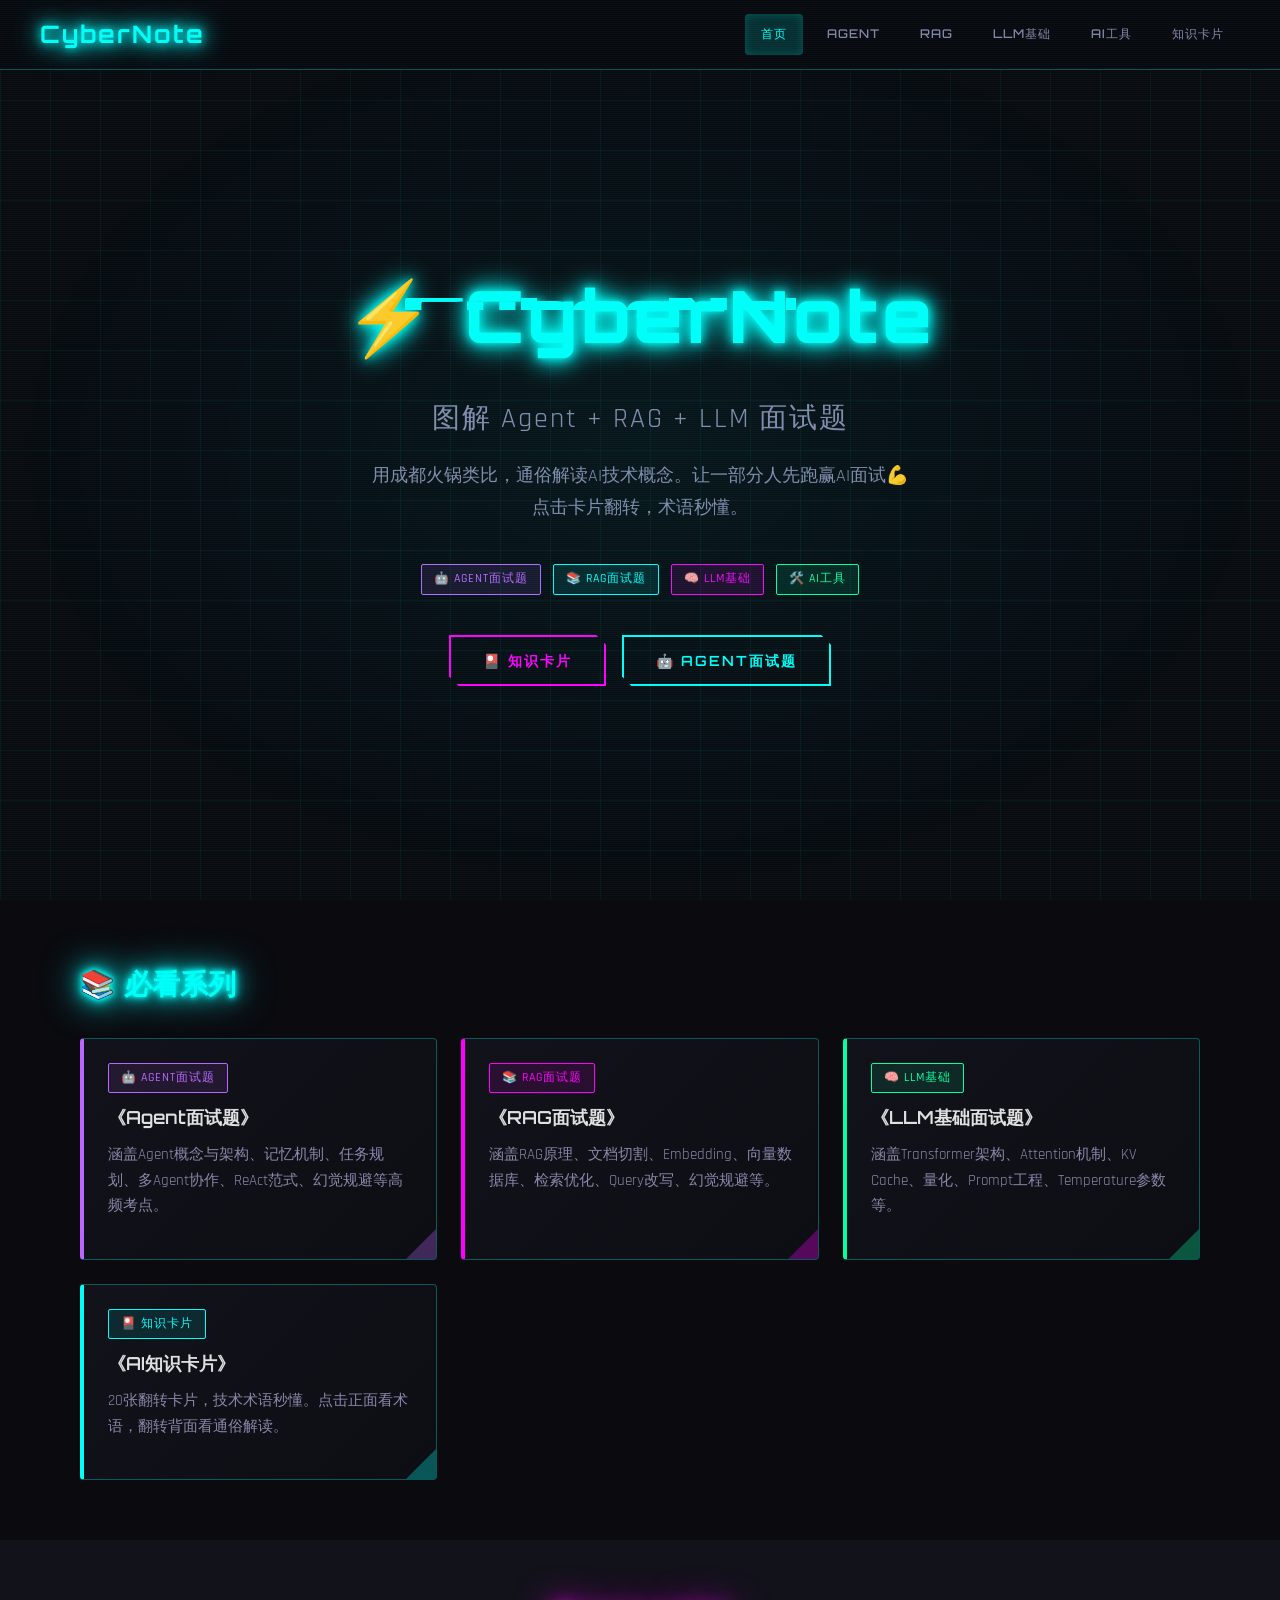
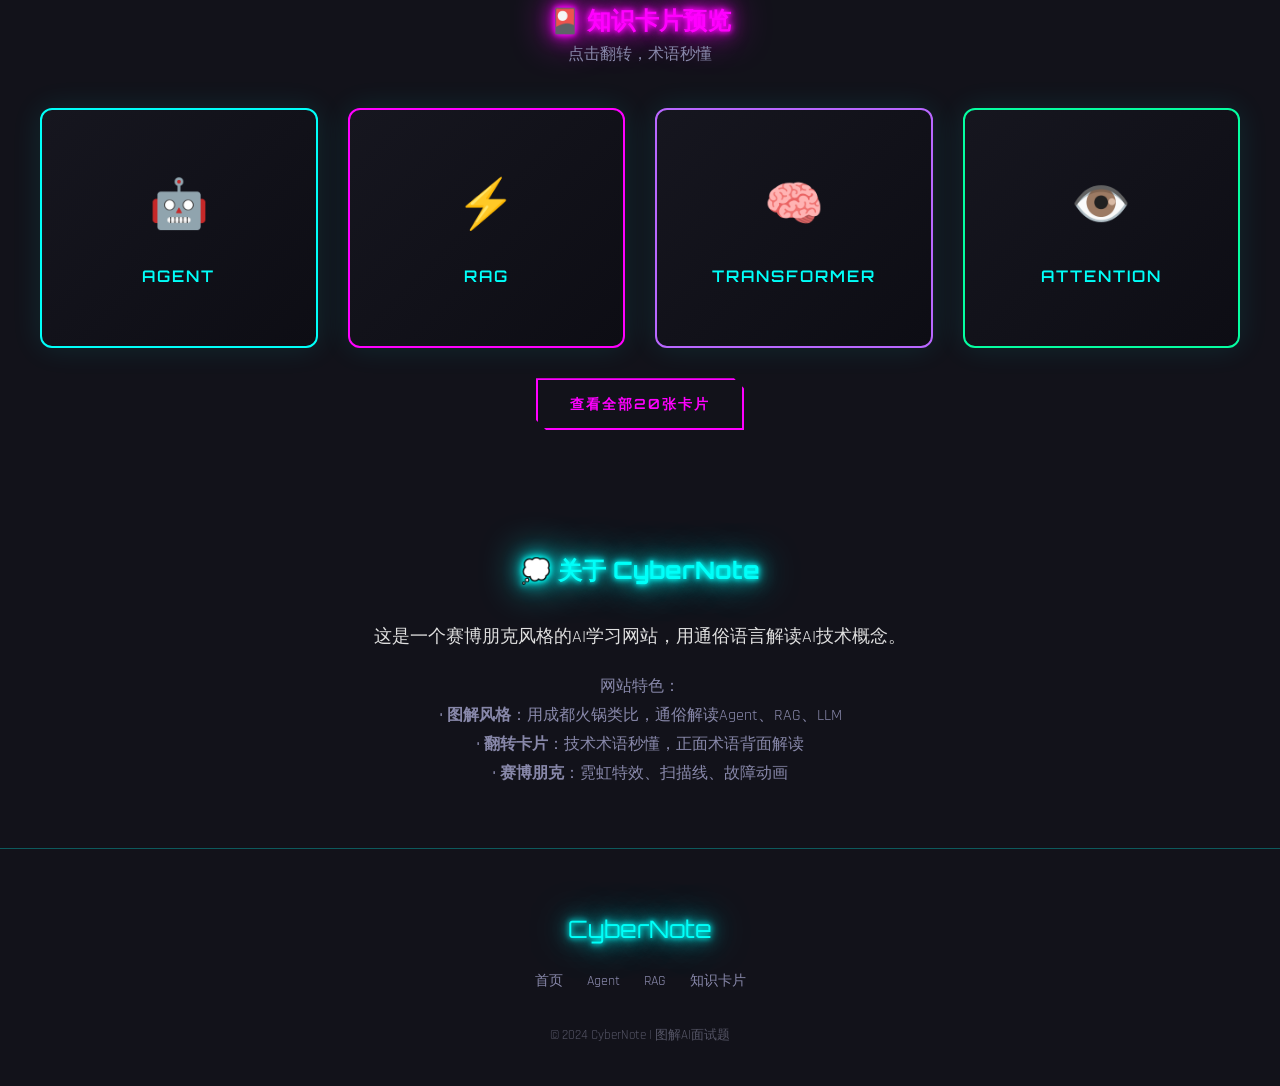
<file: index.html>
<!DOCTYPE html>
<html lang="zh-CN">
<head>
  <meta charset="UTF-8">
  <meta name="viewport" content="width=device-width, initial-scale=1.0">
  <meta name="description" content="CyberNote - 赛博朋克风格AI学习网站，图解Agent、RAG、LLM面试题">
  <title>CyberNote | 图解AI面试题</title>

  <!-- 样式 -->
  <link rel="stylesheet" href="css/cyberpunk.css">
  <link rel="stylesheet" href="css/style.css">

  <!-- Favicon -->
  <link rel="icon" type="image/svg+xml" href="data:image/svg+xml,<svg xmlns='http://www.w3.org/2000/svg' viewBox='0 0 100 100'><text y='.9em' font-size='90'>⚡</text></svg>">
</head>
<body>
  <!-- 网格背景 -->
  <div class="cyber-grid"></div>

  <!-- 导航栏 -->
  <nav class="navbar">
    <div class="nav-logo">
      <span class="glitch" data-text="CyberNote">CyberNote</span>
    </div>
    <div class="nav-links">
      <a href="index.html" class="nav-link active">首页</a>
      <a href="ai/agent.html" class="nav-link">Agent</a>
      <a href="ai/rag.html" class="nav-link">RAG</a>
      <a href="ai/llm.html" class="nav-link">LLM基础</a>
      <a href="ai/tools.html" class="nav-link">AI工具</a>
      <a href="ai/knowledge.html" class="nav-link">知识卡片</a>
    </div>
  </nav>

  <!-- Hero区域 -->
  <section class="hero">
    <h1 class="hero-title glitch" data-text="CyberNote">⚡ CyberNote</h1>
    <p class="hero-subtitle">图解 Agent + RAG + LLM 面试题</p>
    <p class="hero-desc">
      用成都火锅类比，通俗解读AI技术概念。让一部分人先跑赢AI面试💪
      <br>点击卡片翻转，术语秒懂。
    </p>

    <div class="hero-tags">
      <span class="cyber-tag ai">🤖 Agent面试题</span>
      <span class="cyber-tag tech">📚 RAG面试题</span>
      <span class="cyber-tag sociology">🧠 LLM基础</span>
      <span class="cyber-tag psychology">🛠️ AI工具</span>
    </div>

    <div class="hero-cta">
      <a href="ai/knowledge.html" class="cyber-btn cyber-btn-pink">🎴 知识卡片</a>
      <a href="ai/agent.html" class="cyber-btn">🤖 Agent面试题</a>
    </div>
  </section>

  <!-- 必看系列 -->
  <section style="padding: 60px 40px; max-width: 1200px; margin: 0 auto;">
    <h2 class="neon-text" style="font-family: 'Orbitron', sans-serif; font-size: 28px; margin-bottom: 30px;">📚 必看系列</h2>

    <div style="display: grid; grid-template-columns: repeat(auto-fill, minmax(350px, 1fr)); gap: 24px;">
      <a href="ai/agent.html" class="article-card purple" style="text-decoration:none;">
        <div class="article-meta">
          <span class="cyber-tag ai">🤖 Agent面试题</span>
        </div>
        <h3 class="article-title">《Agent面试题》</h3>
        <p class="article-excerpt">涵盖Agent概念与架构、记忆机制、任务规划、多Agent协作、ReAct范式、幻觉规避等高频考点。</p>
      </a>

      <a href="ai/rag.html" class="article-card pink" style="text-decoration:none;">
        <div class="article-meta">
          <span class="cyber-tag sociology">📚 RAG面试题</span>
        </div>
        <h3 class="article-title">《RAG面试题》</h3>
        <p class="article-excerpt">涵盖RAG原理、文档切割、Embedding、向量数据库、检索优化、Query改写、幻觉规避等。</p>
      </a>

      <a href="ai/llm.html" class="article-card green" style="text-decoration:none;">
        <div class="article-meta">
          <span class="cyber-tag psychology">🧠 LLM基础</span>
        </div>
        <h3 class="article-title">《LLM基础面试题》</h3>
        <p class="article-excerpt">涵盖Transformer架构、Attention机制、KV Cache、量化、Prompt工程、Temperature参数等。</p>
      </a>

      <a href="ai/knowledge.html" class="article-card" style="text-decoration:none;">
        <div class="article-meta">
          <span class="cyber-tag tech">🎴 知识卡片</span>
        </div>
        <h3 class="article-title">《AI知识卡片》</h3>
        <p class="article-excerpt">20张翻转卡片，技术术语秒懂。点击正面看术语，翻转背面看通俗解读。</p>
      </a>
    </div>
  </section>

  <!-- 知识卡片预览 -->
  <section class="knowledge-section" style="padding: 60px 40px;">
    <div class="knowledge-header" style="text-align: center; margin-bottom: 40px;">
      <h2 class="neon-text-pink" style="font-family: 'Orbitron', sans-serif;">🎴 知识卡片预览</h2>
      <p style="color: var(--text-secondary);">点击翻转，术语秒懂</p>
    </div>

    <div class="knowledge-grid" style="max-width: 1200px; margin: 0 auto; grid-template-columns: repeat(auto-fill, minmax(220px, 1fr));">
      <div class="knowledge-card">
        <div class="knowledge-card-inner">
          <div class="knowledge-card-front"><div class="knowledge-icon">🤖</div><div class="knowledge-title">Agent</div></div>
          <div class="knowledge-card-back"><p class="knowledge-desc">智能代理。能"做事"的AI，像火锅店的智能服务员。</p></div>
        </div>
      </div>
      <div class="knowledge-card">
        <div class="knowledge-card-inner">
          <div class="knowledge-card-front" style="border-color: var(--neon-pink);"><div class="knowledge-icon">⚡</div><div class="knowledge-title">RAG</div></div>
          <div class="knowledge-card-back"><p class="knowledge-desc">检索增强生成。AI先"翻书"再回答，答案更准确。</p></div>
        </div>
      </div>
      <div class="knowledge-card">
        <div class="knowledge-card-inner">
          <div class="knowledge-card-front" style="border-color: var(--neon-purple);"><div class="knowledge-icon">🧠</div><div class="knowledge-title">Transformer</div></div>
          <div class="knowledge-card-back"><p class="knowledge-desc">AI的核心"大脑结构"，像同时关注锅里的肉和朋友的聊天。</p></div>
        </div>
      </div>
      <div class="knowledge-card">
        <div class="knowledge-card-inner">
          <div class="knowledge-card-front" style="border-color: var(--neon-green);"><div class="knowledge-icon">👁️</div><div class="knowledge-title">Attention</div></div>
          <div class="knowledge-card-back"><p class="knowledge-desc">注意力机制。让AI知道"重点看哪里"。</p></div>
        </div>
      </div>
    </div>

    <div style="text-align: center; margin-top: 30px;">
      <a href="ai/knowledge.html" class="cyber-btn cyber-btn-pink">查看全部20张卡片</a>
    </div>
  </section>

  <!-- 关于网站 -->
  <section style="padding: 60px 40px; background: var(--bg-secondary);">
    <div style="max-width: 800px; margin: 0 auto; text-align: center;">
      <h2 class="neon-text" style="font-family: 'Orbitron', sans-serif; margin-bottom: 30px;">💭 关于 CyberNote</h2>
      <p style="color: var(--text-primary); font-size: 18px; line-height: 1.8; margin-bottom: 20px;">
        这是一个赛博朋克风格的AI学习网站，用通俗语言解读AI技术概念。
      </p>
      <p style="color: var(--text-secondary); font-size: 16px; line-height: 1.8;">
        网站特色：
        <br>• <strong>图解风格</strong>：用成都火锅类比，通俗解读Agent、RAG、LLM
        <br>• <strong>翻转卡片</strong>：技术术语秒懂，正面术语背面解读
        <br>• <strong>赛博朋克</strong>：霓虹特效、扫描线、故障动画
      </p>
    </div>
  </section>

  <!-- Footer -->
  <footer class="footer">
    <div class="footer-logo">
      <span class="neon-text">CyberNote</span>
    </div>
    <div class="footer-links">
      <a href="index.html" class="footer-link">首页</a>
      <a href="ai/agent.html" class="footer-link">Agent</a>
      <a href="ai/rag.html" class="footer-link">RAG</a>
      <a href="ai/knowledge.html" class="footer-link">知识卡片</a>
    </div>
    <p class="footer-copyright">
      © 2024 CyberNote | 图解AI面试题
    </p>
  </footer>

  <!-- JavaScript -->
  <script src="js/main.js"></script>
</body>
</html>
</file>
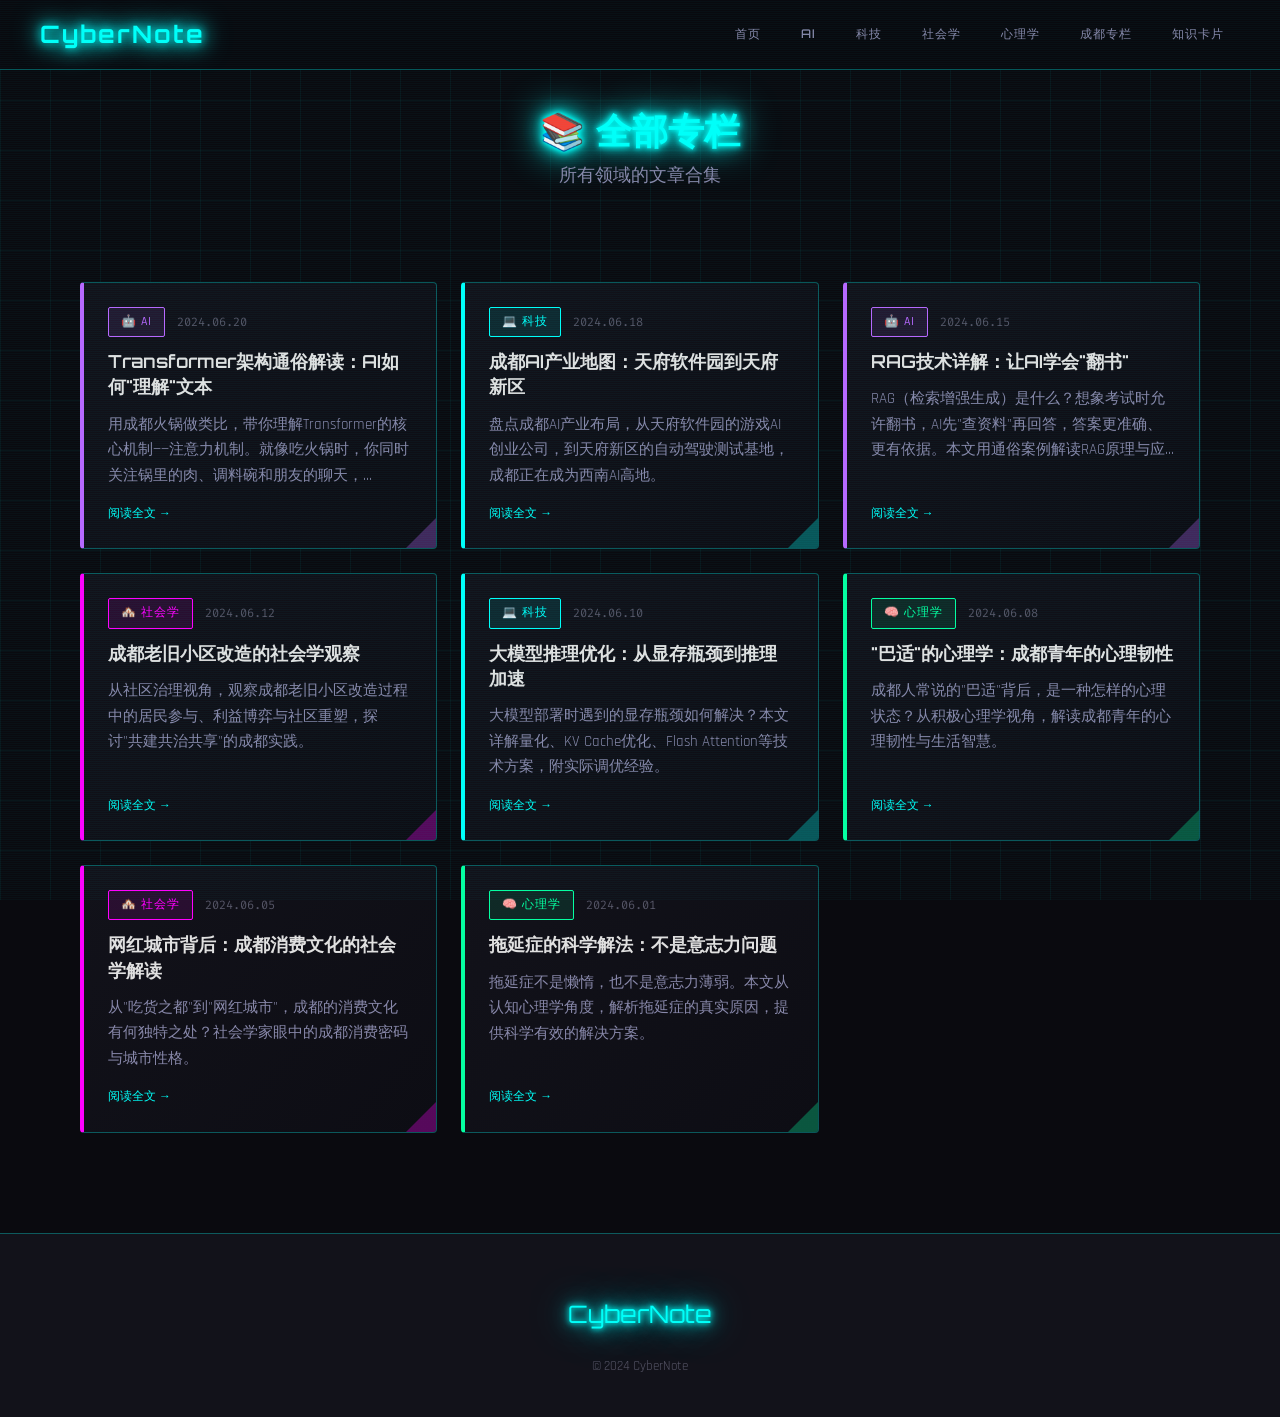
<file: category.html>
<!DOCTYPE html>
<html lang="zh-CN">
<head>
  <meta charset="UTF-8">
  <meta name="viewport" content="width=device-width, initial-scale=1.0">
  <title>分类浏览 | CyberNote</title>
  <link rel="stylesheet" href="css/cyberpunk.css">
  <link rel="stylesheet" href="css/style.css">
  <link rel="icon" type="image/svg+xml" href="data:image/svg+xml,<svg xmlns='http://www.w3.org/2000/svg' viewBox='0 0 100 100'><text y='.9em' font-size='90'>⚡</text></svg>">
</head>
<body>
  <div class="cyber-grid"></div>

  <nav class="navbar">
    <div class="nav-logo"><span class="glitch" data-text="CyberNote">CyberNote</span></div>
    <div class="nav-links">
      <a href="index.html" class="nav-link">首页</a>
      <a href="category.html?cat=ai" class="nav-link">AI</a>
      <a href="category.html?cat=tech" class="nav-link">科技</a>
      <a href="category.html?cat=sociology" class="nav-link">社会学</a>
      <a href="category.html?cat=psychology" class="nav-link">心理学</a>
      <a href="chengdu.html" class="nav-link">成都专栏</a>
      <a href="knowledge.html" class="nav-link">知识卡片</a>
    </div>
  </nav>

  <section style="padding: 100px 40px 60px;">
    <div style="text-align: center; margin-bottom: 50px;">
      <h1 class="neon-text" id="categoryTitle" style="font-family: 'Orbitron', sans-serif; font-size: 36px;">分类浏览</h1>
      <p style="color: var(--text-secondary); font-size: 18px;" id="categoryDesc">选择分类查看相关文章</p>
    </div>

    <div class="articles-grid" id="articlesGrid">
      <div class="loading">
        <div class="loading-bar"></div>
        <div class="loading-bar"></div>
        <div class="loading-bar"></div>
        <div class="loading-bar"></div>
        <div class="loading-bar"></div>
      </div>
    </div>
  </section>

  <footer class="footer">
    <div class="footer-logo"><span class="neon-text">CyberNote</span></div>
    <p class="footer-copyright">© 2024 CyberNote</p>
  </footer>

  <script src="js/main.js"></script>
  <script>
    document.addEventListener('DOMContentLoaded', function() {
      const category = CyberNote.getUrlParam('cat') || 'all';
      const catConfig = CyberNote.categoryConfig[category];

      if (catConfig) {
        // 标题样式
        const titleEl = document.getElementById('categoryTitle');
        titleEl.textContent = `${catConfig.icon} ${catConfig.name}专栏`;
        titleEl.className = category === 'sociology' || category === 'ai' ? 'neon-text-pink' :
                            category === 'psychology' ? 'neon-text-green' : 'neon-text';

        // 描述
        const descEl = document.getElementById('categoryDesc');
        const descMap = {
          ai: '人工智能技术解读 · 大模型原理与应用',
          tech: '科技前沿动态 · 成都本地科技观察',
          sociology: '社会学观察 · 成都社会现象解读',
          psychology: '心理学实用技巧 · 成都青年心理画像'
        };
        descEl.textContent = descMap[category] || '所有领域的文章合集';

        // 高亮导航
        document.querySelectorAll('.nav-link').forEach(link => {
          if (link.href.includes(`cat=${category}`)) {
            link.classList.add('active');
          }
        });
      }

      // 渲染文章
      setTimeout(() => {
        const articles = category === 'all' ?
          CyberNote.articlesDB :
          CyberNote.articlesDB.filter(a => a.category === category);

        const container = document.getElementById('articlesGrid');
        container.innerHTML = '';

        articles.sort((a, b) => new Date(b.date) - new Date(a.date)).forEach(article => {
          const catConfig = CyberNote.categoryConfig[article.category];
          const cardColor = article.category === 'ai' ? 'purple' :
                            article.category === 'sociology' ? 'pink' :
                            article.category === 'psychology' ? 'green' : '';

          container.innerHTML += `
            <a href="post.html?id=${article.id}" class="article-card ${cardColor}" style="text-decoration:none; display:flex;">
              <div class="article-meta">
                <span class="cyber-tag ${article.category}">${catConfig.icon} ${catConfig.name}</span>
                <span class="article-date">${CyberNote.formatDate(article.date)}</span>
              </div>
              <h3 class="article-title">${article.title}</h3>
              <p class="article-excerpt">${article.excerpt}</p>
              <div class="article-footer">
                <span style="color: var(--neon-cyan); font-size: 12px;">阅读全文 →</span>
              </div>
            </a>
          `;
        });
      }, 400);
    });
  </script>
</body>
</html>
</file>
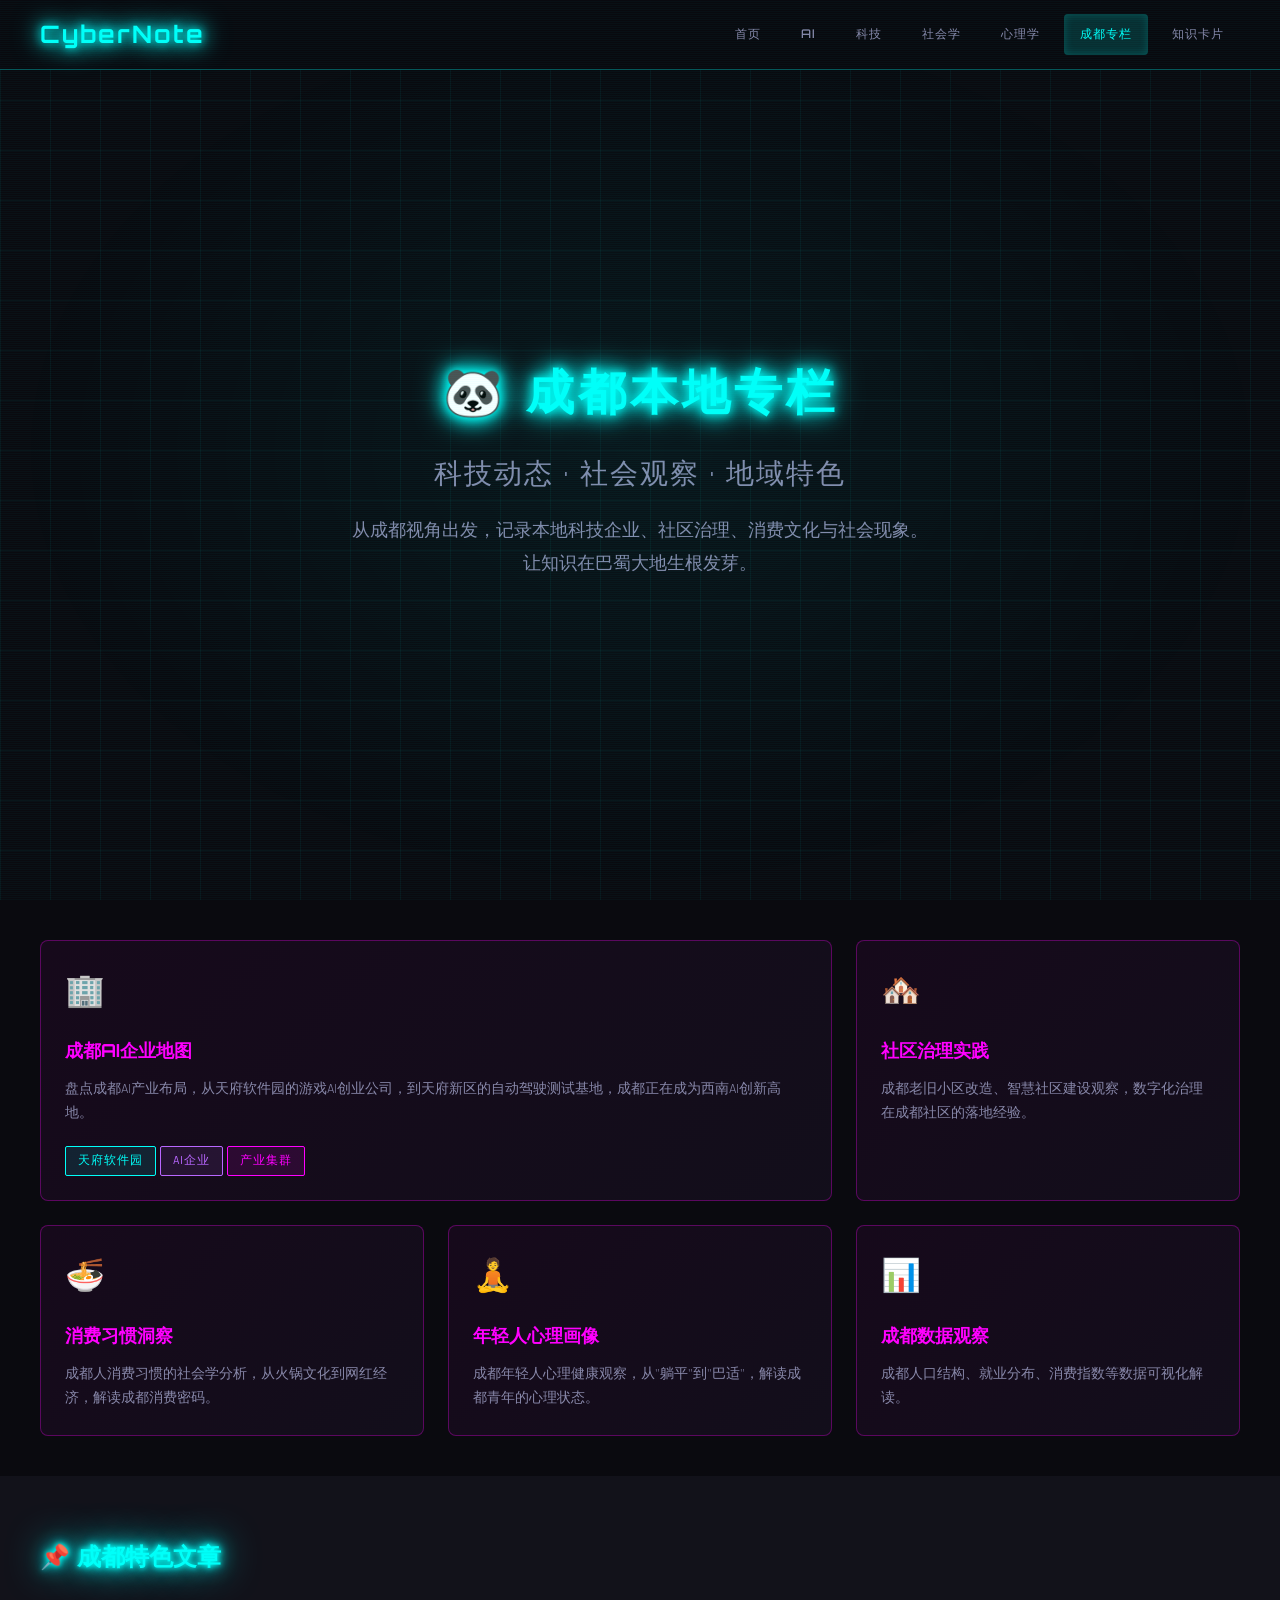
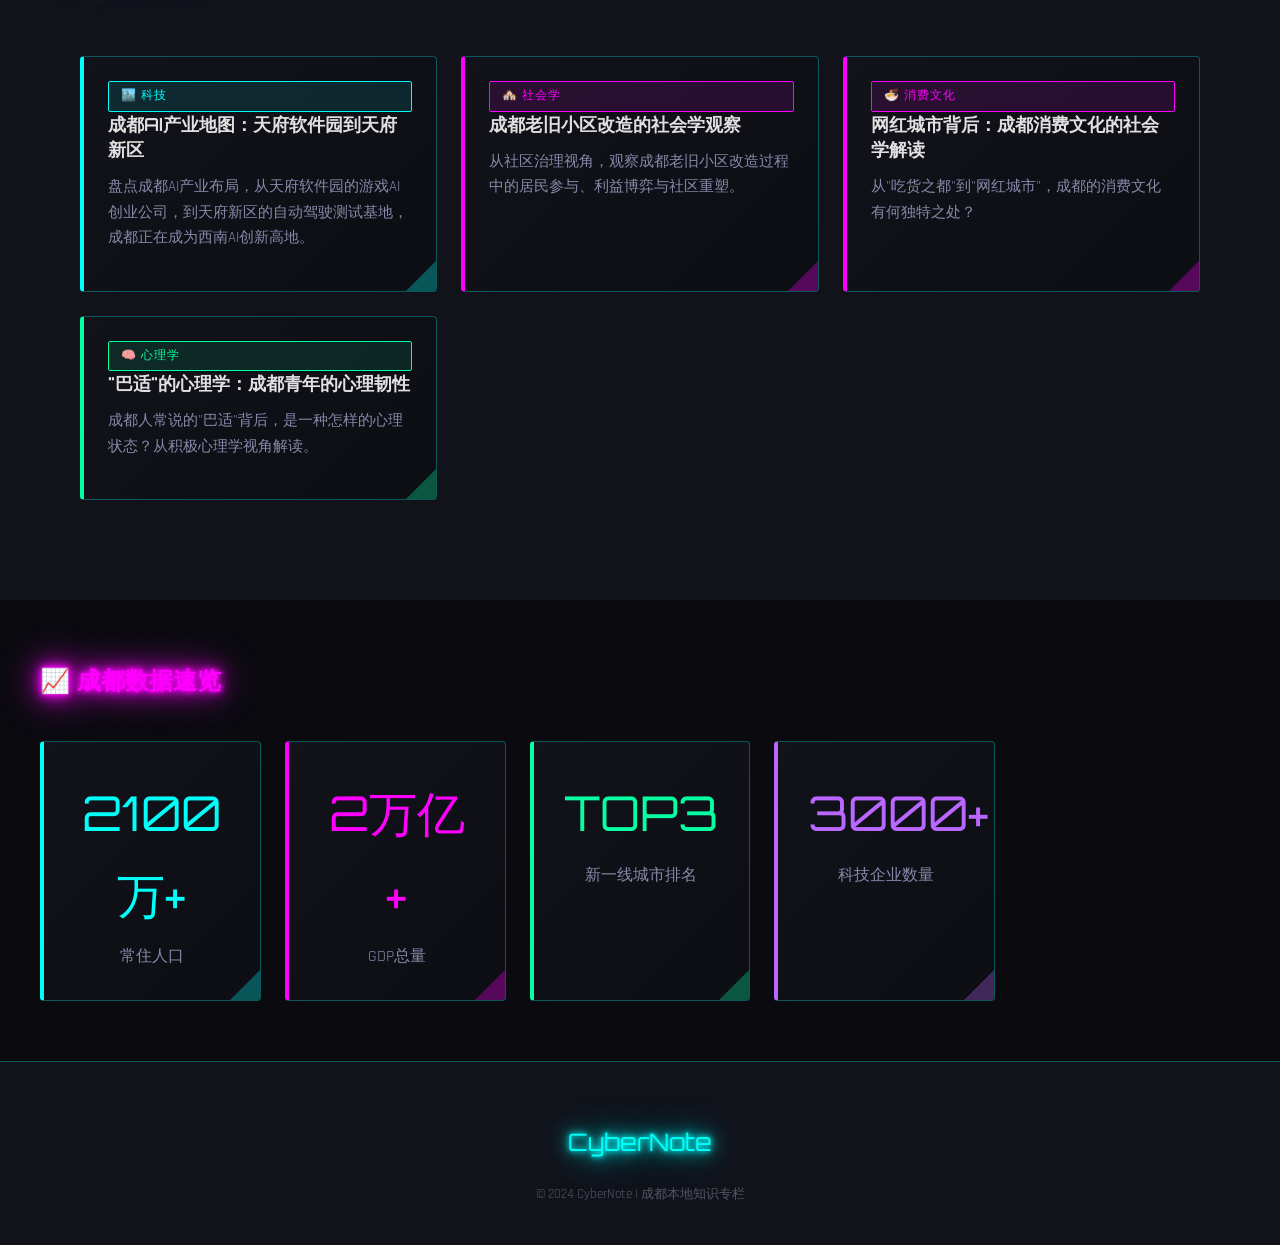
<file: chengdu.html>
<!DOCTYPE html>
<html lang="zh-CN">
<head>
  <meta charset="UTF-8">
  <meta name="viewport" content="width=device-width, initial-scale=1.0">
  <title>成都本地专栏 | CyberNote</title>
  <link rel="stylesheet" href="css/cyberpunk.css">
  <link rel="stylesheet" href="css/style.css">
  <link rel="icon" type="image/svg+xml" href="data:image/svg+xml,<svg xmlns='http://www.w3.org/2000/svg' viewBox='0 0 100 100'><text y='.9em' font-size='90'>🐼</text></svg>">
</head>
<body>
  <div class="cyber-grid"></div>

  <nav class="navbar">
    <div class="nav-logo"><span class="glitch" data-text="CyberNote">CyberNote</span></div>
    <div class="nav-links">
      <a href="index.html" class="nav-link">首页</a>
      <a href="category.html?cat=ai" class="nav-link">AI</a>
      <a href="category.html?cat=tech" class="nav-link">科技</a>
      <a href="category.html?cat=sociology" class="nav-link">社会学</a>
      <a href="category.html?cat=psychology" class="nav-link">心理学</a>
      <a href="chengdu.html" class="nav-link active">成都专栏</a>
      <a href="knowledge.html" class="nav-link">知识卡片</a>
    </div>
  </nav>

  <!-- Hero -->
  <section class="hero" style="padding-top: 150px;">
    <h1 class="hero-title neon-text-pink" style="font-size: 48px;">🐼 成都本地专栏</h1>
    <p class="hero-subtitle">科技动态 · 社会观察 · 地域特色</p>
    <p class="hero-desc">
      从成都视角出发，记录本地科技企业、社区治理、消费文化与社会现象。
      <br>让知识在巴蜀大地生根发芽。
    </p>
  </section>

  <!-- 板块导航 -->
  <section style="padding: 40px;">
    <div class="chengdu-grid" style="max-width: 1200px; margin: 0 auto;">
      <!-- 成都AI企业 -->
      <div class="chengdu-card" style="grid-column: span 2;">
        <div class="chengdu-card-icon">🏢</div>
        <h3>成都AI企业地图</h3>
        <p>盘点成都AI产业布局，从天府软件园的游戏AI创业公司，到天府新区的自动驾驶测试基地，成都正在成为西南AI创新高地。</p>
        <div style="margin-top: 20px;">
          <span class="cyber-tag tech">天府软件园</span>
          <span class="cyber-tag ai">AI企业</span>
          <span class="cyber-tag sociology">产业集群</span>
        </div>
      </div>

      <!-- 社区治理 -->
      <div class="chengdu-card">
        <div class="chengdu-card-icon">🏘️</div>
        <h3>社区治理实践</h3>
        <p>成都老旧小区改造、智慧社区建设观察，数字化治理在成都社区的落地经验。</p>
      </div>

      <!-- 消费文化 -->
      <div class="chengdu-card">
        <div class="chengdu-card-icon">🍜</div>
        <h3>消费习惯洞察</h3>
        <p>成都人消费习惯的社会学分析，从火锅文化到网红经济，解读成都消费密码。</p>
      </div>

      <!-- 年轻人心理 -->
      <div class="chengdu-card">
        <div class="chengdu-card-icon">🧘</div>
        <h3>年轻人心理画像</h3>
        <p>成都年轻人心理健康观察，从"躺平"到"巴适"，解读成都青年的心理状态。</p>
      </div>

      <!-- 成都数据 -->
      <div class="chengdu-card">
        <div class="chengdu-card-icon">📊</div>
        <h3>成都数据观察</h3>
        <p>成都人口结构、就业分布、消费指数等数据可视化解读。</p>
      </div>
    </div>
  </section>

  <!-- 特色文章 -->
  <section style="padding: 60px 40px; background: var(--bg-secondary);">
    <div style="max-width: 1200px; margin: 0 auto;">
      <h2 class="neon-text" style="font-family: 'Orbitron', sans-serif; margin-bottom: 40px;">📌 成都特色文章</h2>

      <div class="articles-grid">
        <a href="post.html?id=tech-001" class="article-card" style="text-decoration:none;">
          <span class="cyber-tag tech">🏙️ 科技</span>
          <h3 class="article-title">成都AI产业地图：天府软件园到天府新区</h3>
          <p class="article-excerpt">盘点成都AI产业布局，从天府软件园的游戏AI创业公司，到天府新区的自动驾驶测试基地，成都正在成为西南AI创新高地。</p>
        </a>

        <a href="post.html?id=sociology-001" class="article-card pink" style="text-decoration:none;">
          <span class="cyber-tag sociology">🏘️ 社会学</span>
          <h3 class="article-title">成都老旧小区改造的社会学观察</h3>
          <p class="article-excerpt">从社区治理视角，观察成都老旧小区改造过程中的居民参与、利益博弈与社区重塑。</p>
        </a>

        <a href="post.html?id=sociology-002" class="article-card pink" style="text-decoration:none;">
          <span class="cyber-tag sociology">🍜 消费文化</span>
          <h3 class="article-title">网红城市背后：成都消费文化的社会学解读</h3>
          <p class="article-excerpt">从"吃货之都"到"网红城市"，成都的消费文化有何独特之处？</p>
        </a>

        <a href="post.html?id=psychology-001" class="article-card green" style="text-decoration:none;">
          <span class="cyber-tag psychology">🧠 心理学</span>
          <h3 class="article-title">"巴适"的心理学：成都青年的心理韧性</h3>
          <p class="article-excerpt">成都人常说的"巴适"背后，是一种怎样的心理状态？从积极心理学视角解读。</p>
        </a>
      </div>
    </div>
  </section>

  <!-- 成都数据看板 -->
  <section style="padding: 60px 40px;">
    <div style="max-width: 1200px; margin: 0 auto;">
      <h2 class="neon-text-pink" style="font-family: 'Orbitron', sans-serif; margin-bottom: 40px;">📈 成都数据速览</h2>

      <div style="display: grid; grid-template-columns: repeat(auto-fill, minmax(200px, 1fr)); gap: 24px;">
        <div class="article-card" style="text-align: center; padding: 30px;">
          <div style="font-family: 'Orbitron', sans-serif; font-size: 48px; color: var(--neon-cyan);">2100万+</div>
          <div style="color: var(--text-secondary); margin-top: 8px;">常住人口</div>
        </div>
        <div class="article-card pink" style="text-align: center; padding: 30px;">
          <div style="font-family: 'Orbitron', sans-serif; font-size: 48px; color: var(--neon-pink);">2万亿+</div>
          <div style="color: var(--text-secondary); margin-top: 8px;">GDP总量</div>
        </div>
        <div class="article-card green" style="text-align: center; padding: 30px;">
          <div style="font-family: 'Orbitron', sans-serif; font-size: 48px; color: var(--neon-green);">TOP3</div>
          <div style="color: var(--text-secondary); margin-top: 8px;">新一线城市排名</div>
        </div>
        <div class="article-card purple" style="text-align: center; padding: 30px;">
          <div style="font-family: 'Orbitron', sans-serif; font-size: 48px; color: var(--neon-purple);">3000+</div>
          <div style="color: var(--text-secondary); margin-top: 8px;">科技企业数量</div>
        </div>
      </div>
    </div>
  </section>

  <footer class="footer">
    <div class="footer-logo"><span class="neon-text">CyberNote</span></div>
    <p class="footer-copyright">© 2024 CyberNote | 成都本地知识专栏</p>
  </footer>

  <script src="js/main.js"></script>
</body>
</html>
</file>
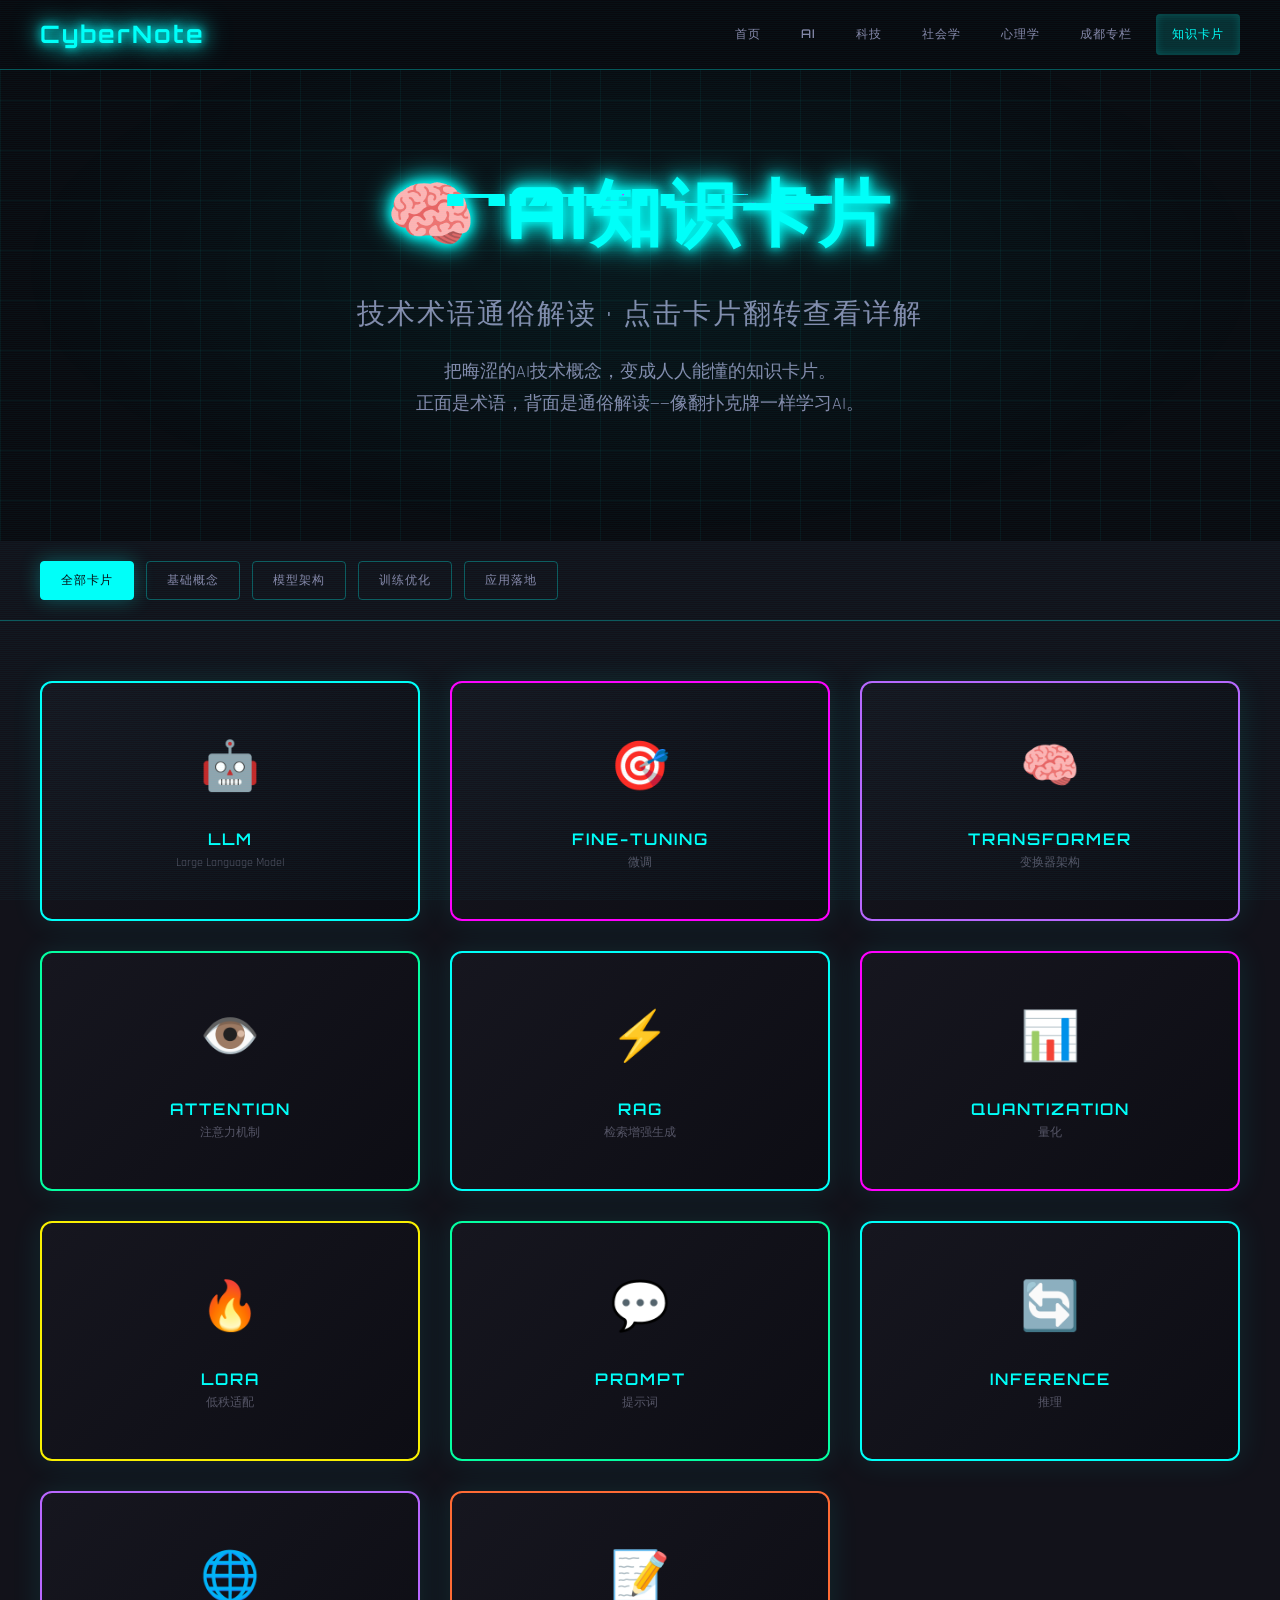
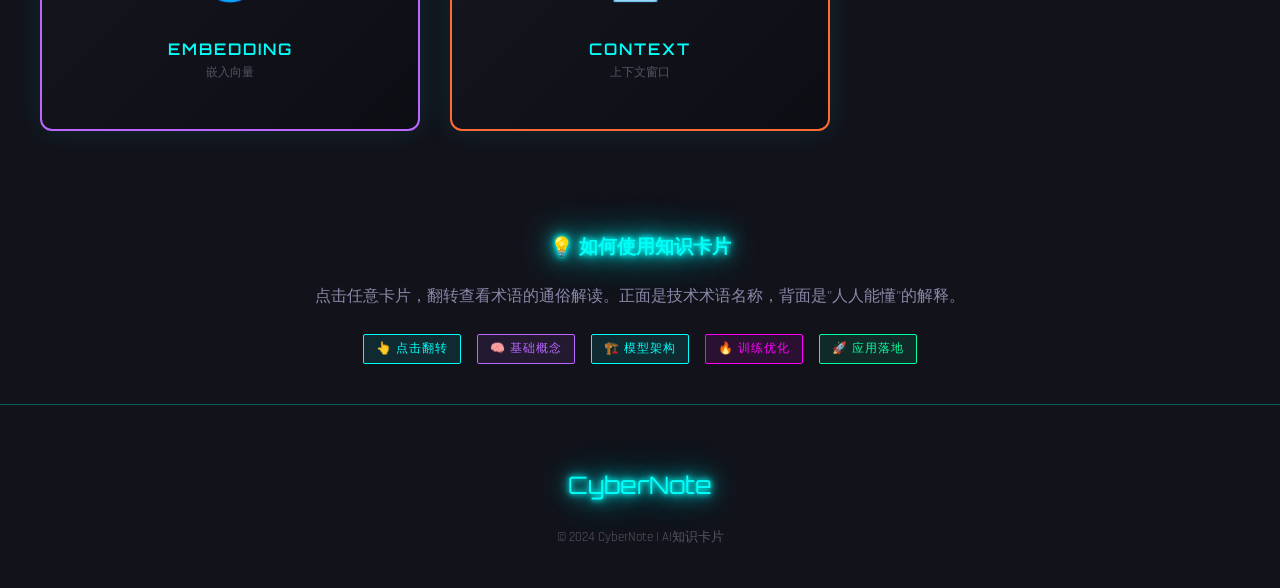
<file: knowledge.html>
<!DOCTYPE html>
<html lang="zh-CN">
<head>
  <meta charset="UTF-8">
  <meta name="viewport" content="width=device-width, initial-scale=1.0">
  <title>AI知识卡片 | CyberNote</title>
  <link rel="stylesheet" href="css/cyberpunk.css">
  <link rel="stylesheet" href="css/style.css">
  <link rel="icon" type="image/svg+xml" href="data:image/svg+xml,<svg xmlns='http://www.w3.org/2000/svg' viewBox='0 0 100 100'><text y='.9em' font-size='90'>🧠</text></svg>">
</head>
<body>
  <div class="cyber-grid"></div>

  <nav class="navbar">
    <div class="nav-logo"><span class="glitch" data-text="CyberNote">CyberNote</span></div>
    <div class="nav-links">
      <a href="index.html" class="nav-link">首页</a>
      <a href="category.html?cat=ai" class="nav-link">AI</a>
      <a href="category.html?cat=tech" class="nav-link">科技</a>
      <a href="category.html?cat=sociology" class="nav-link">社会学</a>
      <a href="category.html?cat=psychology" class="nav-link">心理学</a>
      <a href="chengdu.html" class="nav-link">成都专栏</a>
      <a href="knowledge.html" class="nav-link active">知识卡片</a>
    </div>
  </nav>

  <!-- Hero -->
  <section class="hero" style="padding-top: 150px; min-height: 50vh;">
    <h1 class="hero-title neon-text-pink glitch" data-text="AI知识卡片">🧠 AI知识卡片</h1>
    <p class="hero-subtitle">技术术语通俗解读 · 点击卡片翻转查看详解</p>
    <p class="hero-desc">
      把晦涩的AI技术概念，变成人人能懂的知识卡片。
      <br>正面是术语，背面是通俗解读——像翻扑克牌一样学习AI。
    </p>
  </section>

  <!-- 分类导航 -->
  <div class="category-nav">
    <button class="category-btn active" data-filter="all">全部卡片</button>
    <button class="category-btn" data-filter="basic">基础概念</button>
    <button class="category-btn" data-filter="model">模型架构</button>
    <button class="category-btn" data-filter="training">训练优化</button>
    <button class="category-btn" data-filter="application">应用落地</button>
  </div>

  <!-- 知识卡片网格 -->
  <section class="knowledge-section" style="padding: 60px 40px;">
    <div class="knowledge-grid" id="knowledgeGrid" style="grid-template-columns: repeat(auto-fill, minmax(300px, 1fr));">

      <!-- 基础概念 -->
      <div class="knowledge-card" data-filter="basic">
        <div class="knowledge-card-inner">
          <div class="knowledge-card-front">
            <div class="knowledge-icon">🤖</div>
            <div class="knowledge-title">LLM</div>
            <div style="color: var(--text-muted); font-size: 12px;">Large Language Model</div>
          </div>
          <div class="knowledge-card-back">
            <p class="knowledge-desc">
              大语言模型。像ChatGPT这样的AI，能理解和生成人类语言。
              把它想象成一个读过亿万本书的"超级阅读者"，能回答问题、写文章、甚至写代码。
            </p>
          </div>
        </div>
      </div>

      <div class="knowledge-card" data-filter="basic">
        <div class="knowledge-card-inner">
          <div class="knowledge-card-front" style="border-color: var(--neon-pink);">
            <div class="knowledge-icon">🎯</div>
            <div class="knowledge-title">Fine-tuning</div>
            <div style="color: var(--text-muted); font-size: 12px;">微调</div>
          </div>
          <div class="knowledge-card-back">
            <p class="knowledge-desc">
              就像给AI"上专业课"，在通用能力基础上，针对特定领域（如医疗、法律）进行额外训练，让它在该领域表现更专业。
            </p>
          </div>
        </div>
      </div>

      <!-- 模型架构 -->
      <div class="knowledge-card" data-filter="model">
        <div class="knowledge-card-inner">
          <div class="knowledge-card-front" style="border-color: var(--neon-purple);">
            <div class="knowledge-icon">🧠</div>
            <div class="knowledge-title">Transformer</div>
            <div style="color: var(--text-muted); font-size: 12px;">变换器架构</div>
          </div>
          <div class="knowledge-card-back">
            <p class="knowledge-desc">
              AI模型的核心"大脑结构"，通过"注意力机制"理解上下文关系。
              想象读书时，你能同时关注这句话和前面的关键词，Transformer就是这样"理解"文本的。
            </p>
          </div>
        </div>
      </div>

      <div class="knowledge-card" data-filter="model">
        <div class="knowledge-card-inner">
          <div class="knowledge-card-front" style="border-color: var(--neon-green);">
            <div class="knowledge-icon">👁️</div>
            <div class="knowledge-title">Attention</div>
            <div style="color: var(--text-muted); font-size: 12px;">注意力机制</div>
          </div>
          <div class="knowledge-card-back">
            <p class="knowledge-desc">
              让AI知道"重点看哪里"的机制。就像你读句子时会注意到关键词，
              Attention让模型自动找到文本中最重要的部分，决定信息如何流动。
            </p>
          </div>
        </div>
      </div>

      <!-- 训练优化 -->
      <div class="knowledge-card" data-filter="training">
        <div class="knowledge-card-inner">
          <div class="knowledge-card-front">
            <div class="knowledge-icon">⚡</div>
            <div class="knowledge-title">RAG</div>
            <div style="color: var(--text-muted); font-size: 12px;">检索增强生成</div>
          </div>
          <div class="knowledge-card-back">
            <p class="knowledge-desc">
              Retrieval-Augmented Generation。AI先去"查资料"，再回答问题。
              像考试时允许翻书，答案更准确、更有依据。
            </p>
          </div>
        </div>
      </div>

      <div class="knowledge-card" data-filter="training">
        <div class="knowledge-card-inner">
          <div class="knowledge-card-front" style="border-color: var(--neon-pink);">
            <div class="knowledge-icon">📊</div>
            <div class="knowledge-title">Quantization</div>
            <div style="color: var(--text-muted); font-size: 12px;">量化</div>
          </div>
          <div class="knowledge-card-back">
            <p class="knowledge-desc">
              把模型"瘦身"。从32位精度降到8位甚至4位，让大模型能在普通电脑上运行。
              像把高清视频压缩成小文件，画质略有损失但能流畅播放。
            </p>
          </div>
        </div>
      </div>

      <div class="knowledge-card" data-filter="training">
        <div class="knowledge-card-inner">
          <div class="knowledge-card-front" style="border-color: var(--neon-yellow);">
            <div class="knowledge-icon">🔥</div>
            <div class="knowledge-title">LoRA</div>
            <div style="color: var(--text-muted); font-size: 12px;">低秩适配</div>
          </div>
          <div class="knowledge-card-back">
            <p class="knowledge-desc">
              一种高效的微调方法。不改动整个模型，只添加一小块"补丁"。
              像给手机换壳而不是重装系统，节省99%的计算量。
            </p>
          </div>
        </div>
      </div>

      <!-- 应用落地 -->
      <div class="knowledge-card" data-filter="application">
        <div class="knowledge-card-inner">
          <div class="knowledge-card-front" style="border-color: var(--neon-green);">
            <div class="knowledge-icon">💬</div>
            <div class="knowledge-title">Prompt</div>
            <div style="color: var(--text-muted); font-size: 12px;">提示词</div>
          </div>
          <div class="knowledge-card-back">
            <p class="knowledge-desc">
              给AI的"指令"。如何提问才能得到想要的答案？
              Prompt工程就是设计精准指令的艺术，像写代码一样和AI对话。
            </p>
          </div>
        </div>
      </div>

      <div class="knowledge-card" data-filter="application">
        <div class="knowledge-card-inner">
          <div class="knowledge-card-front" style="border-color: var(--neon-cyan);">
            <div class="knowledge-icon">🔄</div>
            <div class="knowledge-title">Inference</div>
            <div style="color: var(--text-muted); font-size: 12px;">推理</div>
          </div>
          <div class="knowledge-card-back">
            <p class="knowledge-desc">
              AI模型"运行"的过程。训练是学习，推理是应用。
              像学生考试时运用学到的知识解题，模型推理就是生成答案的过程。
            </p>
          </div>
        </div>
      </div>

      <div class="knowledge-card" data-filter="application">
        <div class="knowledge-card-inner">
          <div class="knowledge-card-front" style="border-color: var(--neon-purple);">
            <div class="knowledge-icon">🌐</div>
            <div class="knowledge-title">Embedding</div>
            <div style="color: var(--text-muted); font-size: 12px;">嵌入向量</div>
          </div>
          <div class="knowledge-card-back">
            <p class="knowledge-desc">
              把文字变成"数字坐标"。让计算机理解词语之间的关系。
              "猫"和"狗"在向量空间里距离很近，"猫"和"汽车"距离很远。
            </p>
          </div>
        </div>
      </div>

      <div class="knowledge-card" data-filter="application">
        <div class="knowledge-card-inner">
          <div class="knowledge-card-front" style="border-color: var(--neon-orange);">
            <div class="knowledge-icon">📝</div>
            <div class="knowledge-title">Context</div>
            <div style="color: var(--text-muted); font-size: 12px;">上下文窗口</div>
          </div>
          <div class="knowledge-card-back">
            <p class="knowledge-desc">
              AI能"记住"的对话长度。Context Window越大，能参考的信息越多。
              像手机的RAM容量，决定一次对话能承载多少信息。
            </p>
          </div>
        </div>
      </div>

    </div>
  </section>

  <!-- 使用提示 -->
  <section style="padding: 40px; background: var(--bg-secondary);">
    <div style="max-width: 800px; margin: 0 auto; text-align: center;">
      <h3 class="neon-text" style="font-family: 'Orbitron', sans-serif;">💡 如何使用知识卡片</h3>
      <p style="color: var(--text-secondary); margin: 20px 0; font-size: 16px;">
        点击任意卡片，翻转查看术语的通俗解读。正面是技术术语名称，背面是"人人能懂"的解释。
      </p>
      <div style="display: flex; gap: 16px; justify-content: center; flex-wrap: wrap; margin-top: 24px;">
        <span class="cyber-tag">👆 点击翻转</span>
        <span class="cyber-tag ai">🧠 基础概念</span>
        <span class="cyber-tag tech">🏗️ 模型架构</span>
        <span class="cyber-tag sociology">🔥 训练优化</span>
        <span class="cyber-tag psychology">🚀 应用落地</span>
      </div>
    </div>
  </section>

  <footer class="footer">
    <div class="footer-logo"><span class="neon-text">CyberNote</span></div>
    <p class="footer-copyright">© 2024 CyberNote | AI知识卡片</p>
  </footer>

  <script src="js/main.js"></script>
  <script>
    document.addEventListener('DOMContentLoaded', function() {
      // 分类筛选
      const buttons = document.querySelectorAll('.category-btn[data-filter]');
      const cards = document.querySelectorAll('.knowledge-card');

      buttons.forEach(btn => {
        btn.addEventListener('click', function() {
          const filter = this.dataset.filter;

          buttons.forEach(b => b.classList.remove('active'));
          this.classList.add('active');

          cards.forEach(card => {
            if (filter === 'all' || card.dataset.filter === filter) {
              card.style.display = 'block';
            } else {
              card.style.display = 'none';
            }
          });
        });
      });
    });
  </script>
</body>
</html>
</file>
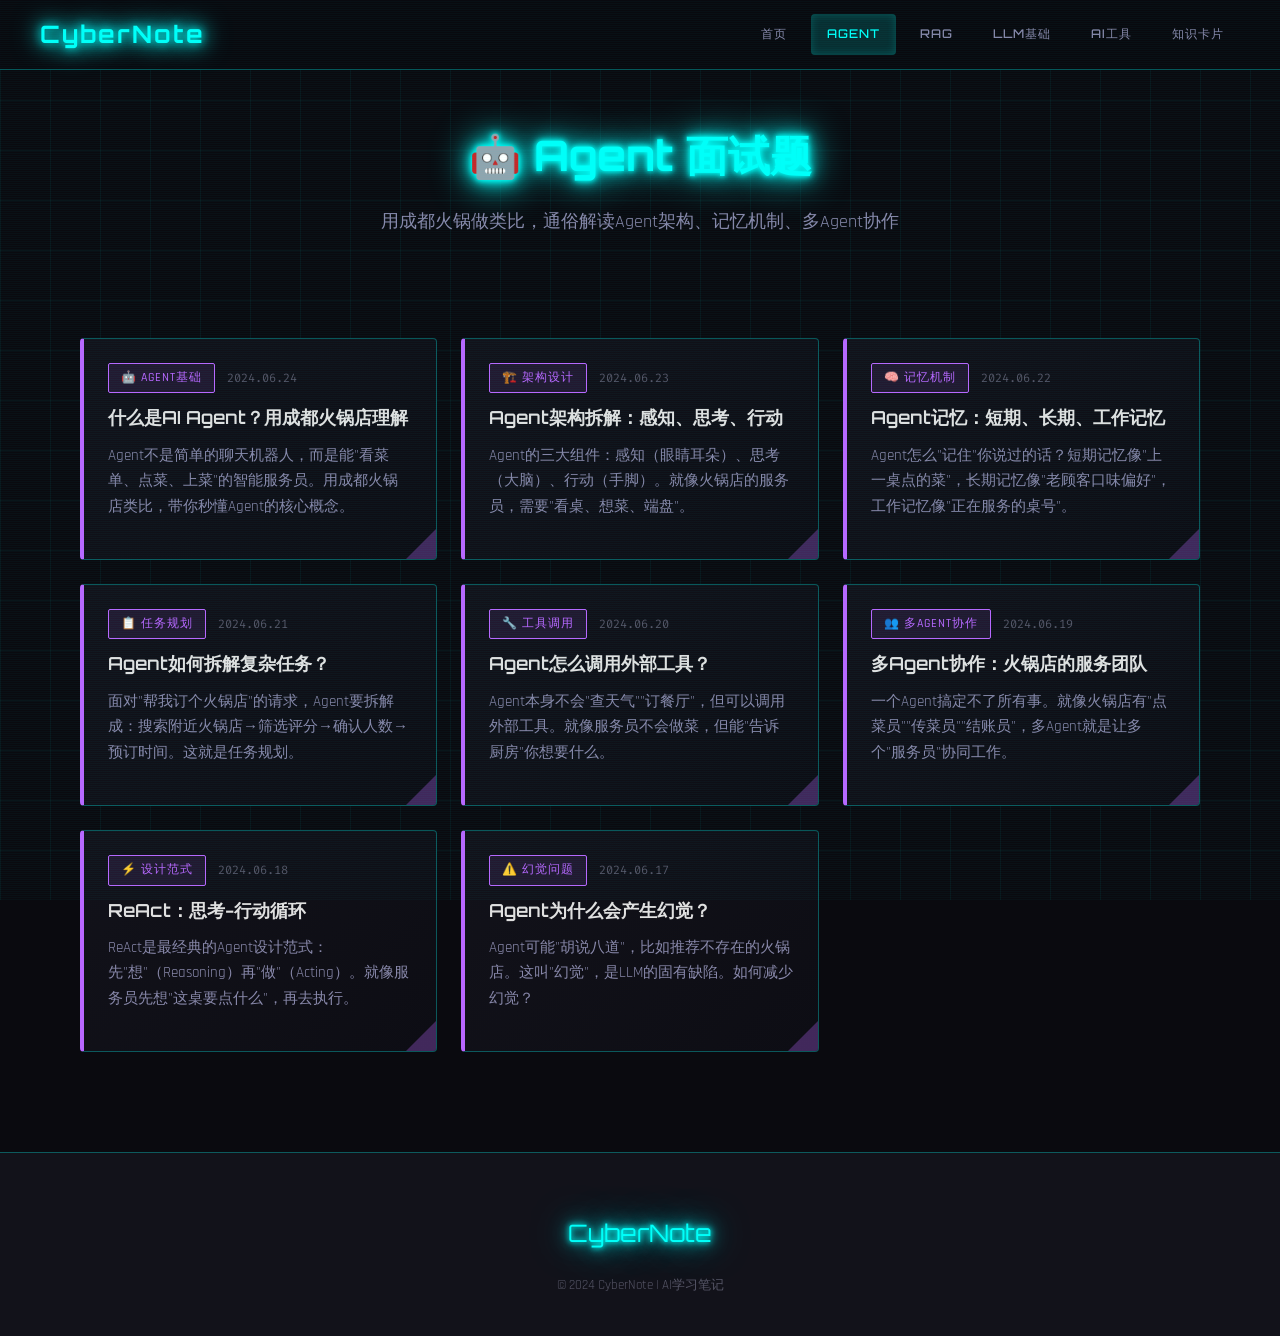
<file: ai/agent.html>
<!DOCTYPE html>
<html lang="zh-CN">
<head>
  <meta charset="UTF-8">
  <meta name="viewport" content="width=device-width, initial-scale=1.0">
  <title>Agent面试题 | CyberNote</title>
  <link rel="stylesheet" href="../css/cyberpunk.css">
  <link rel="stylesheet" href="../css/style.css">
  <link rel="icon" type="image/svg+xml" href="data:image/svg+xml,<svg xmlns='http://www.w3.org/2000/svg' viewBox='0 0 100 100'><text y='.9em' font-size='90'>🤖</text></svg>">
</head>
<body>
  <div class="cyber-grid"></div>

  <nav class="navbar">
    <div class="nav-logo"><a href="../index.html" class="glitch" data-text="CyberNote">CyberNote</a></div>
    <div class="nav-links">
      <a href="../index.html" class="nav-link">首页</a>
      <a href="agent.html" class="nav-link active">Agent</a>
      <a href="rag.html" class="nav-link">RAG</a>
      <a href="llm.html" class="nav-link">LLM基础</a>
      <a href="tools.html" class="nav-link">AI工具</a>
      <a href="knowledge.html" class="nav-link">知识卡片</a>
    </div>
  </nav>

  <section style="padding: 120px 40px 60px;">
    <div style="text-align: center; margin-bottom: 60px;">
      <h1 class="neon-text" style="font-family: 'Orbitron', sans-serif; font-size: 42px;">🤖 Agent 面试题</h1>
      <p style="color: var(--text-secondary); font-size: 18px; margin-top: 16px;">
        用成都火锅做类比，通俗解读Agent架构、记忆机制、多Agent协作
      </p>
    </div>

    <div class="articles-grid">
      <a href="../posts/agent/what-is-agent.html" class="article-card purple" style="text-decoration:none;">
        <div class="article-meta">
          <span class="cyber-tag ai">🤖 Agent基础</span>
          <span class="article-date">2024.06.24</span>
        </div>
        <h3 class="article-title">什么是AI Agent？用成都火锅店理解</h3>
        <p class="article-excerpt">Agent不是简单的聊天机器人，而是能"看菜单、点菜、上菜"的智能服务员。用成都火锅店类比，带你秒懂Agent的核心概念。</p>
      </a>

      <a href="../posts/agent/agent-architecture.html" class="article-card purple" style="text-decoration:none;">
        <div class="article-meta">
          <span class="cyber-tag ai">🏗️ 架构设计</span>
          <span class="article-date">2024.06.23</span>
        </div>
        <h3 class="article-title">Agent架构拆解：感知、思考、行动</h3>
        <p class="article-excerpt">Agent的三大组件：感知（眼睛耳朵）、思考（大脑）、行动（手脚）。就像火锅店的服务员，需要"看桌、想菜、端盘"。</p>
      </a>

      <a href="../posts/agent/agent-memory.html" class="article-card purple" style="text-decoration:none;">
        <div class="article-meta">
          <span class="cyber-tag ai">🧠 记忆机制</span>
          <span class="article-date">2024.06.22</span>
        </div>
        <h3 class="article-title">Agent记忆：短期、长期、工作记忆</h3>
        <p class="article-excerpt">Agent怎么"记住"你说过的话？短期记忆像"上一桌点的菜"，长期记忆像"老顾客口味偏好"，工作记忆像"正在服务的桌号"。</p>
      </a>

      <a href="../posts/agent/agent-planning.html" class="article-card purple" style="text-decoration:none;">
        <div class="article-meta">
          <span class="cyber-tag ai">📋 任务规划</span>
          <span class="article-date">2024.06.21</span>
        </div>
        <h3 class="article-title">Agent如何拆解复杂任务？</h3>
        <p class="article-excerpt">面对"帮我订个火锅店"的请求，Agent要拆解成：搜索附近火锅店→筛选评分→确认人数→预订时间。这就是任务规划。</p>
      </a>

      <a href="../posts/agent/agent-tools.html" class="article-card purple" style="text-decoration:none;">
        <div class="article-meta">
          <span class="cyber-tag ai">🔧 工具调用</span>
          <span class="article-date">2024.06.20</span>
        </div>
        <h3 class="article-title">Agent怎么调用外部工具？</h3>
        <p class="article-excerpt">Agent本身不会"查天气""订餐厅"，但可以调用外部工具。就像服务员不会做菜，但能"告诉厨房"你想要什么。</p>
      </a>

      <a href="../posts/agent/multi-agent.html" class="article-card purple" style="text-decoration:none;">
        <div class="article-meta">
          <span class="cyber-tag ai">👥 多Agent协作</span>
          <span class="article-date">2024.06.19</span>
        </div>
        <h3 class="article-title">多Agent协作：火锅店的服务团队</h3>
        <p class="article-excerpt">一个Agent搞定不了所有事。就像火锅店有"点菜员""传菜员""结账员"，多Agent就是让多个"服务员"协同工作。</p>
      </a>

      <a href="../posts/agent/react-pattern.html" class="article-card purple" style="text-decoration:none;">
        <div class="article-meta">
          <span class="cyber-tag ai">⚡ 设计范式</span>
          <span class="article-date">2024.06.18</span>
        </div>
        <h3 class="article-title">ReAct：思考-行动循环</h3>
        <p class="article-excerpt">ReAct是最经典的Agent设计范式：先"想"（Reasoning）再"做"（Acting）。就像服务员先想"这桌要点什么"，再去执行。</p>
      </a>

      <a href="../posts/agent/agent-hallucination.html" class="article-card purple" style="text-decoration:none;">
        <div class="article-meta">
          <span class="cyber-tag ai">⚠️ 幻觉问题</span>
          <span class="article-date">2024.06.17</span>
        </div>
        <h3 class="article-title">Agent为什么会产生幻觉？</h3>
        <p class="article-excerpt">Agent可能"胡说八道"，比如推荐不存在的火锅店。这叫"幻觉"，是LLM的固有缺陷。如何减少幻觉？</p>
      </a>
    </div>
  </section>

  <footer class="footer">
    <div class="footer-logo"><span class="neon-text">CyberNote</span></div>
    <p class="footer-copyright">© 2024 CyberNote | AI学习笔记</p>
  </footer>

  <script src="../js/main.js"></script>
</body>
</html>
</file>
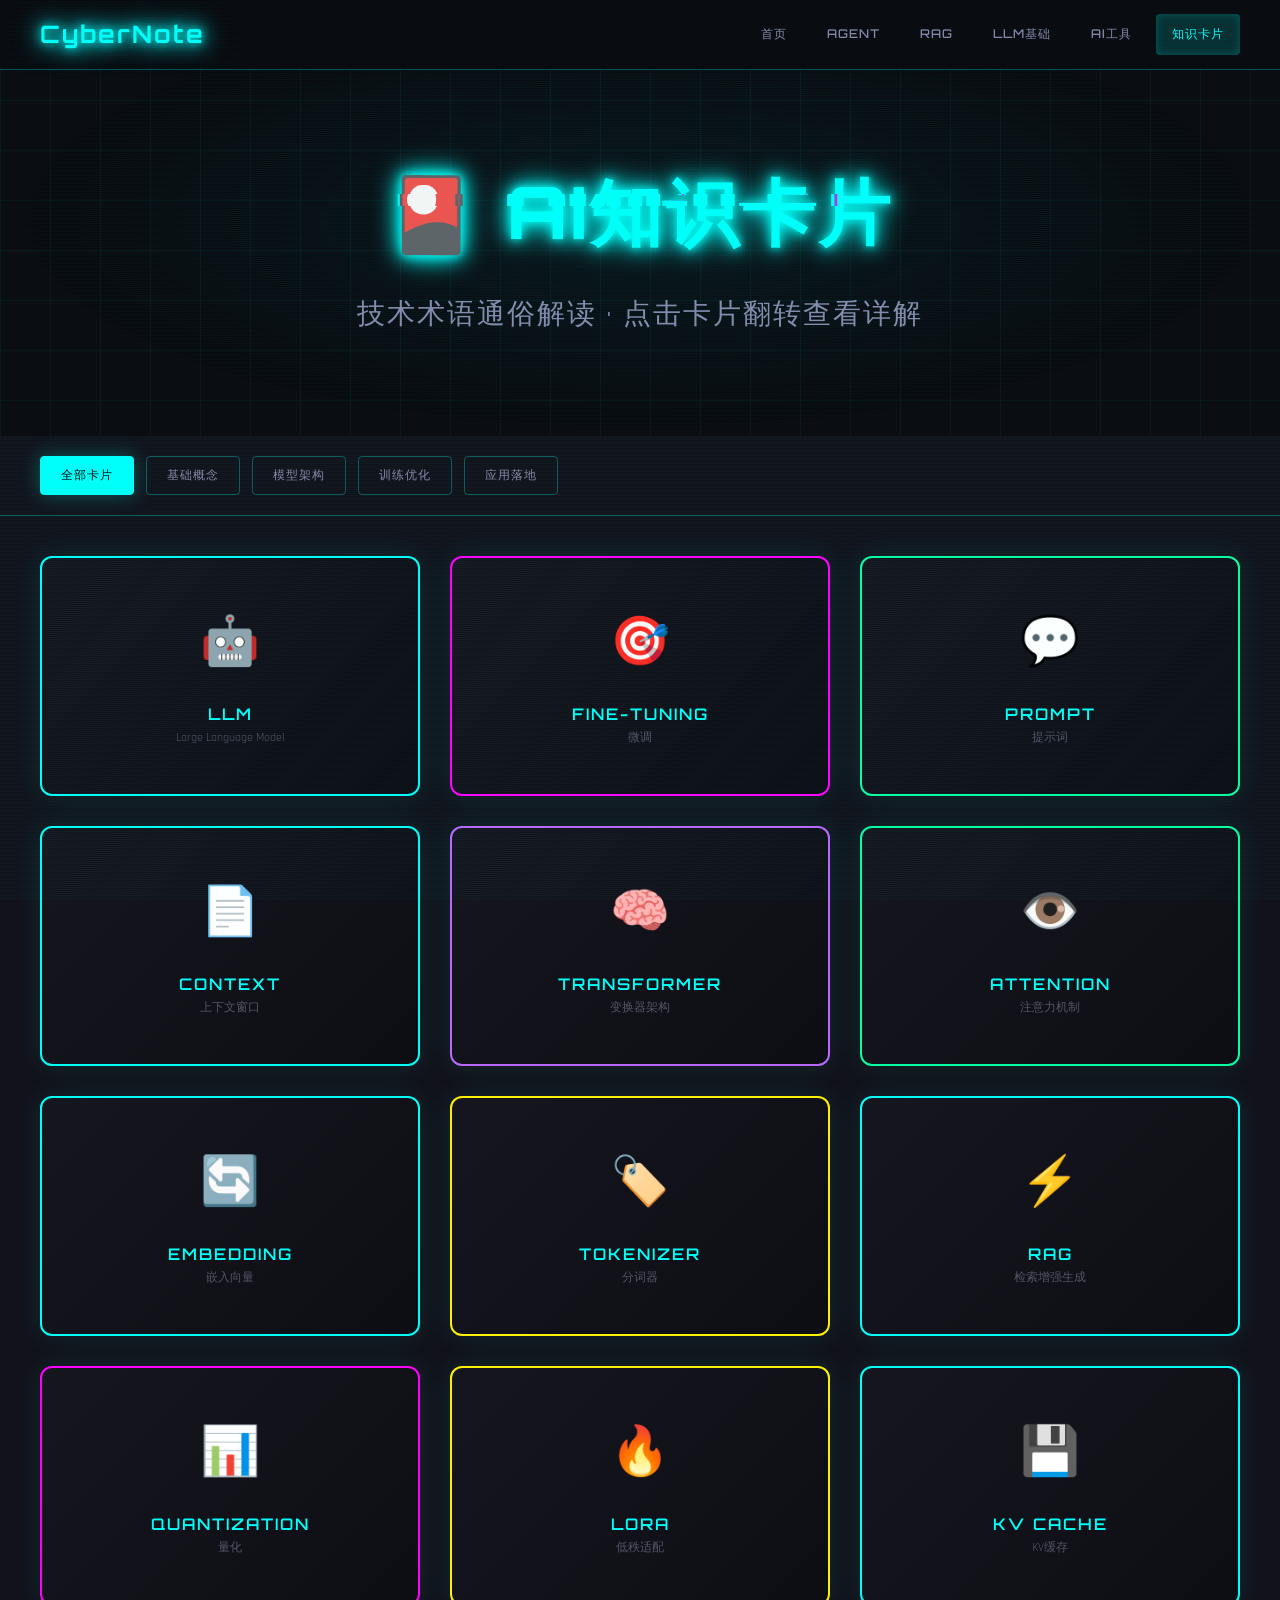
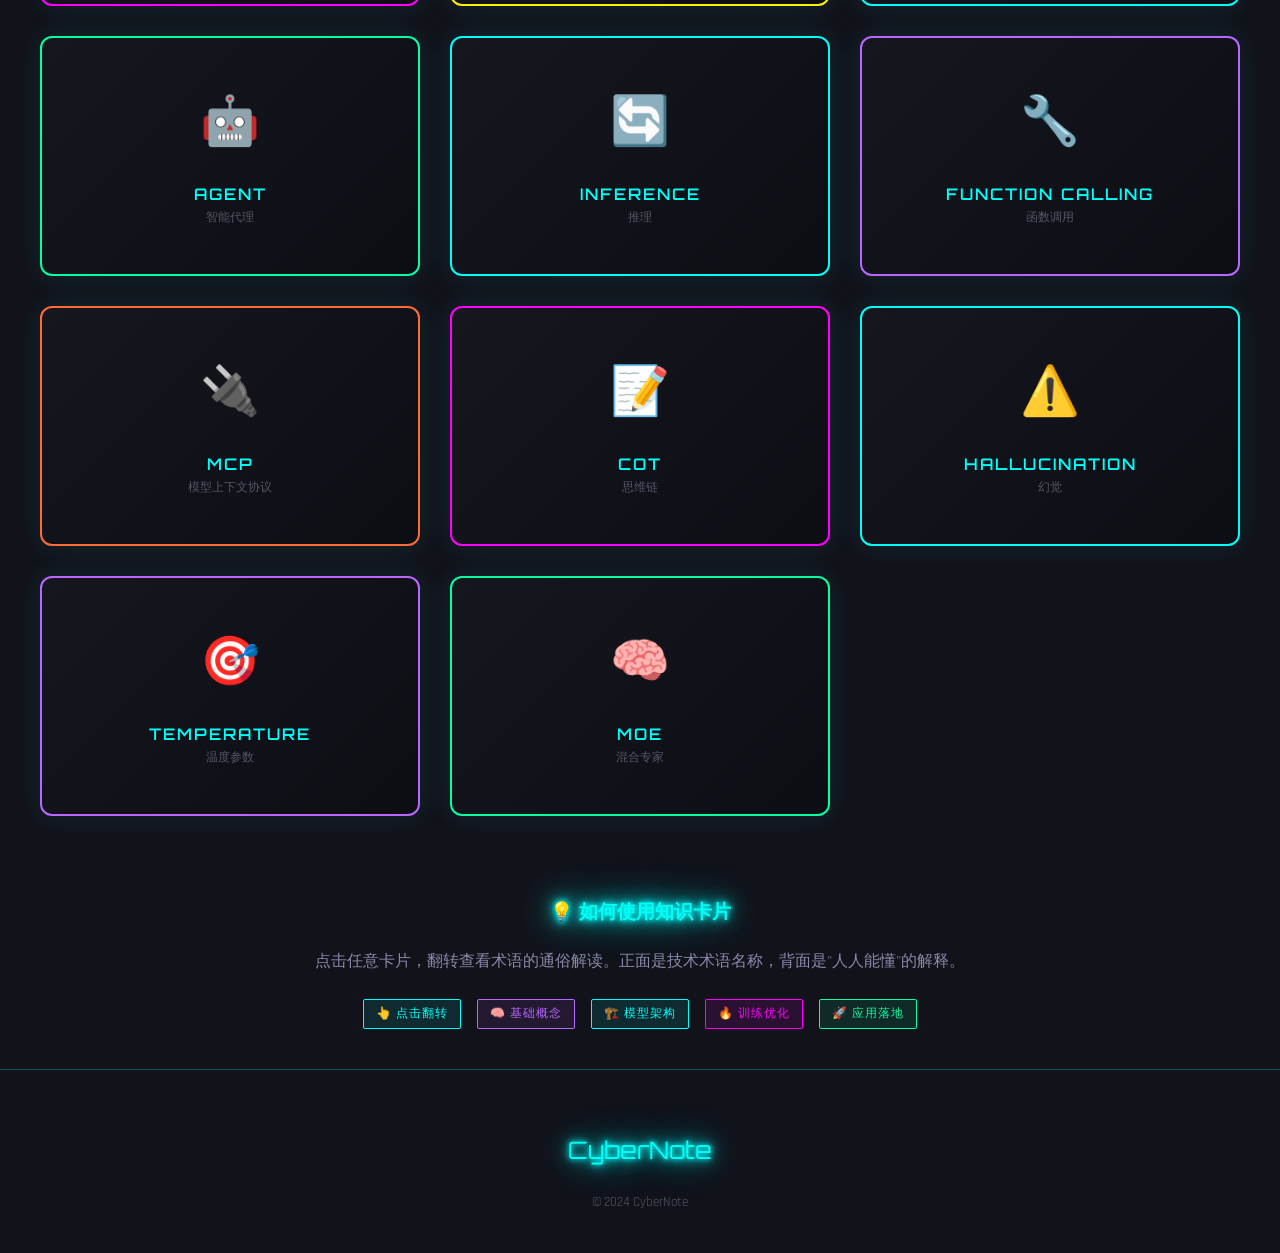
<file: ai/knowledge.html>
<!DOCTYPE html>
<html lang="zh-CN">
<head>
  <meta charset="UTF-8">
  <meta name="viewport" content="width=device-width, initial-scale=1.0">
  <title>AI知识卡片 | CyberNote</title>
  <link rel="stylesheet" href="../css/cyberpunk.css">
  <link rel="stylesheet" href="../css/style.css">
  <link rel="icon" type="image/svg+xml" href="data:image/svg+xml,<svg xmlns='http://www.w3.org/2000/svg' viewBox='0 0 100 100'><text y='.9em' font-size='90'>🎴</text></svg>">
</head>
<body>
  <div class="cyber-grid"></div>

  <nav class="navbar">
    <div class="nav-logo"><a href="../index.html" class="glitch" data-text="CyberNote">CyberNote</a></div>
    <div class="nav-links">
      <a href="../index.html" class="nav-link">首页</a>
      <a href="agent.html" class="nav-link">Agent</a>
      <a href="rag.html" class="nav-link">RAG</a>
      <a href="llm.html" class="nav-link">LLM基础</a>
      <a href="tools.html" class="nav-link">AI工具</a>
      <a href="knowledge.html" class="nav-link active">知识卡片</a>
    </div>
  </nav>

  <!-- Hero -->
  <section class="hero" style="padding-top: 150px; min-height: 40vh;">
    <h1 class="hero-title neon-text-pink glitch" data-text="🎴 AI知识卡片">🎴 AI知识卡片</h1>
    <p class="hero-subtitle">技术术语通俗解读 · 点击卡片翻转查看详解</p>
  </section>

  <!-- 分类导航 -->
  <div class="category-nav">
    <button class="category-btn active" data-filter="all">全部卡片</button>
    <button class="category-btn" data-filter="basic">基础概念</button>
    <button class="category-btn" data-filter="model">模型架构</button>
    <button class="category-btn" data-filter="train">训练优化</button>
    <button class="category-btn" data-filter="app">应用落地</button>
  </div>

  <!-- 知识卡片网格 -->
  <section class="knowledge-section" style="padding: 40px;">
    <div class="knowledge-grid" id="knowledgeGrid" style="grid-template-columns: repeat(auto-fill, minmax(280px, 1fr));">

      <!-- ===== 基础概念 ===== -->

      <div class="knowledge-card" data-filter="basic">
        <div class="knowledge-card-inner">
          <div class="knowledge-card-front">
            <div class="knowledge-icon">🤖</div>
            <div class="knowledge-title">LLM</div>
            <div style="color: var(--text-muted); font-size: 12px;">Large Language Model</div>
          </div>
          <div class="knowledge-card-back">
            <p class="knowledge-desc">大语言模型。像ChatGPT这样的AI，能理解和生成人类语言。把它想象成一个读过亿万本书的"超级阅读者"。</p>
          </div>
        </div>
      </div>

      <div class="knowledge-card" data-filter="basic">
        <div class="knowledge-card-inner">
          <div class="knowledge-card-front" style="border-color: var(--neon-pink);">
            <div class="knowledge-icon">🎯</div>
            <div class="knowledge-title">Fine-tuning</div>
            <div style="color: var(--text-muted); font-size: 12px;">微调</div>
          </div>
          <div class="knowledge-card-back">
            <p class="knowledge-desc">像给AI"上专业课"，在通用能力基础上，针对特定领域（如医疗、法律）进行额外训练。</p>
          </div>
        </div>
      </div>

      <div class="knowledge-card" data-filter="basic">
        <div class="knowledge-card-inner">
          <div class="knowledge-card-front" style="border-color: var(--neon-green);">
            <div class="knowledge-icon">💬</div>
            <div class="knowledge-title">Prompt</div>
            <div style="color: var(--text-muted); font-size: 12px;">提示词</div>
          </div>
          <div class="knowledge-card-back">
            <p class="knowledge-desc">给AI的"指令"。如何提问才能得到想要的答案？Prompt工程就是设计精准指令的艺术。</p>
          </div>
        </div>
      </div>

      <div class="knowledge-card" data-filter="basic">
        <div class="knowledge-card-inner">
          <div class="knowledge-card-front" style="border-color: var(--neon-cyan);">
            <div class="knowledge-icon">📄</div>
            <div class="knowledge-title">Context</div>
            <div style="color: var(--text-muted); font-size: 12px;">上下文窗口</div>
          </div>
          <div class="knowledge-card-back">
            <p class="knowledge-desc">AI能"记住"的对话长度。Context Window越大，能参考的信息越多，像手机的RAM容量。</p>
          </div>
        </div>
      </div>

      <!-- ===== 模型架构 ===== -->

      <div class="knowledge-card" data-filter="model">
        <div class="knowledge-card-inner">
          <div class="knowledge-card-front" style="border-color: var(--neon-purple);">
            <div class="knowledge-icon">🧠</div>
            <div class="knowledge-title">Transformer</div>
            <div style="color: var(--text-muted); font-size: 12px;">变换器架构</div>
          </div>
          <div class="knowledge-card-back">
            <p class="knowledge-desc">AI模型的核心"大脑结构"。像吃火锅时，你能同时关注锅里的肉、调料碗、朋友的聊天，Transformer就这样"理解"文本。</p>
          </div>
        </div>
      </div>

      <div class="knowledge-card" data-filter="model">
        <div class="knowledge-card-inner">
          <div class="knowledge-card-front" style="border-color: var(--neon-green);">
            <div class="knowledge-icon">👁️</div>
            <div class="knowledge-title">Attention</div>
            <div style="color: var(--text-muted); font-size: 12px;">注意力机制</div>
          </div>
          <div class="knowledge-card-back">
            <p class="knowledge-desc">让AI知道"重点看哪里"的机制。就像你读句子时会注意到关键词，Attention找到最重要的部分。</p>
          </div>
        </div>
      </div>

      <div class="knowledge-card" data-filter="model">
        <div class="knowledge-card-inner">
          <div class="knowledge-card-front">
            <div class="knowledge-icon">🔄</div>
            <div class="knowledge-title">Embedding</div>
            <div style="color: var(--text-muted); font-size: 12px;">嵌入向量</div>
          </div>
          <div class="knowledge-card-back">
            <p class="knowledge-desc">把文字变成"数字坐标"。"猫"和"狗"在向量空间里距离很近，"猫"和"汽车"距离很远。让计算机理解词语关系。</p>
          </div>
        </div>
      </div>

      <div class="knowledge-card" data-filter="model">
        <div class="knowledge-card-inner">
          <div class="knowledge-card-front" style="border-color: var(--neon-yellow);">
            <div class="knowledge-icon">🏷️</div>
            <div class="knowledge-title">Tokenizer</div>
            <div style="color: var(--text-muted); font-size: 12px;">分词器</div>
          </div>
          <div class="knowledge-card-back">
            <p class="knowledge-desc">把句子切成"小块"。不是按字切，而是按语义切。"火锅店"可能被切成["火锅", "店"]，而不是["火", "锅", "店"]。</p>
          </div>
        </div>
      </div>

      <!-- ===== 训练优化 ===== -->

      <div class="knowledge-card" data-filter="train">
        <div class="knowledge-card-inner">
          <div class="knowledge-card-front">
            <div class="knowledge-icon">⚡</div>
            <div class="knowledge-title">RAG</div>
            <div style="color: var(--text-muted); font-size: 12px;">检索增强生成</div>
          </div>
          <div class="knowledge-card-back">
            <p class="knowledge-desc">AI先去"查资料"再回答问题。像考试时允许翻书，答案更准确、更有依据。</p>
          </div>
        </div>
      </div>

      <div class="knowledge-card" data-filter="train">
        <div class="knowledge-card-inner">
          <div class="knowledge-card-front" style="border-color: var(--neon-pink);">
            <div class="knowledge-icon">📊</div>
            <div class="knowledge-title">Quantization</div>
            <div style="color: var(--text-muted); font-size: 12px;">量化</div>
          </div>
          <div class="knowledge-card-back">
            <p class="knowledge-desc">把模型"瘦身"。从32位精度降到8位甚至4位，让大模型能在普通电脑上运行。</p>
          </div>
        </div>
      </div>

      <div class="knowledge-card" data-filter="train">
        <div class="knowledge-card-inner">
          <div class="knowledge-card-front" style="border-color: var(--neon-yellow);">
            <div class="knowledge-icon">🔥</div>
            <div class="knowledge-title">LoRA</div>
            <div style="color: var(--text-muted); font-size: 12px;">低秩适配</div>
          </div>
          <div class="knowledge-card-back">
            <p class="knowledge-desc">高效的微调方法。不改动整个模型，只添加一小块"补丁"。像给手机换壳而不是重装系统。</p>
          </div>
        </div>
      </div>

      <div class="knowledge-card" data-filter="train">
        <div class="knowledge-card-inner">
          <div class="knowledge-card-front" style="border-color: var(--neon-cyan);">
            <div class="knowledge-icon">💾</div>
            <div class="knowledge-title">KV Cache</div>
            <div style="color: var(--text-muted); font-size: 12px;">KV缓存</div>
          </div>
          <div class="knowledge-card-back">
            <p class="knowledge-desc">推理时把已计算的Key-Value缓存下来，避免重复计算。像"抄作业"，但合法。</p>
          </div>
        </div>
      </div>

      <!-- ===== 应用落地 ===== -->

      <div class="knowledge-card" data-filter="app">
        <div class="knowledge-card-inner">
          <div class="knowledge-card-front" style="border-color: var(--neon-green);">
            <div class="knowledge-icon">🤖</div>
            <div class="knowledge-title">Agent</div>
            <div style="color: var(--text-muted); font-size: 12px;">智能代理</div>
          </div>
          <div class="knowledge-card-back">
            <p class="knowledge-desc">不只是聊天，还能"做事"的AI。能搜索、订票、写代码。像火锅店的智能服务员，能看菜单、点菜、上菜。</p>
          </div>
        </div>
      </div>

      <div class="knowledge-card" data-filter="app">
        <div class="knowledge-card-inner">
          <div class="knowledge-card-front" style="border-color: var(--neon-cyan);">
            <div class="knowledge-icon">🔄</div>
            <div class="knowledge-title">Inference</div>
            <div style="color: var(--text-muted); font-size: 12px;">推理</div>
          </div>
          <div class="knowledge-card-back">
            <p class="knowledge-desc">AI模型"运行"的过程。训练是学习，推理是应用。像学生考试时运用学到的知识解题。</p>
          </div>
        </div>
      </div>

      <div class="knowledge-card" data-filter="app">
        <div class="knowledge-card-inner">
          <div class="knowledge-card-front" style="border-color: var(--neon-purple);">
            <div class="knowledge-icon">🔧</div>
            <div class="knowledge-title">Function Calling</div>
            <div style="color: var(--text-muted); font-size: 12px;">函数调用</div>
          </div>
          <div class="knowledge-card-back">
            <p class="knowledge-desc">让AI调用外部函数/工具的能力。AI说"我要查天气"，实际调用天气API获取数据。</p>
          </div>
        </div>
      </div>

      <div class="knowledge-card" data-filter="app">
        <div class="knowledge-card-inner">
          <div class="knowledge-card-front" style="border-color: var(--neon-orange);">
            <div class="knowledge-icon">🔌</div>
            <div class="knowledge-title">MCP</div>
            <div style="color: var(--text-muted); font-size: 12px;">模型上下文协议</div>
          </div>
          <div class="knowledge-card-back">
            <p class="knowledge-desc">Anthropic推出的工具调用标准。让AI能统一调用各种外部工具，像"万能插座"。</p>
          </div>
        </div>
      </div>

      <div class="knowledge-card" data-filter="app">
        <div class="knowledge-card-inner">
          <div class="knowledge-card-front" style="border-color: var(--neon-pink);">
            <div class="knowledge-icon">📝</div>
            <div class="knowledge-title">CoT</div>
            <div style="color: var(--text-muted); font-size: 12px;">思维链</div>
          </div>
          <div class="knowledge-card-back">
            <p class="knowledge-desc">Chain of Thought。让AI"一步步思考"，而不是直接给答案。先推理再回答，准确率更高。</p>
          </div>
        </div>
      </div>

      <div class="knowledge-card" data-filter="app">
        <div class="knowledge-card-inner">
          <div class="knowledge-card-front">
            <div class="knowledge-icon">⚠️</div>
            <div class="knowledge-title">Hallucination</div>
            <div style="color: var(--text-muted); font-size: 12px;">幻觉</div>
          </div>
          <div class="knowledge-card-back">
            <p class="knowledge-desc">AI"胡说八道"的现象。推荐不存在的火锅店、编造虚假信息。是LLM的固有缺陷。</p>
          </div>
        </div>
      </div>

      <div class="knowledge-card" data-filter="app">
        <div class="knowledge-card-inner">
          <div class="knowledge-card-front" style="border-color: var(--neon-purple);">
            <div class="knowledge-icon">🎯</div>
            <div class="knowledge-title">Temperature</div>
            <div style="color: var(--text-muted); font-size: 12px;">温度参数</div>
          </div>
          <div class="knowledge-card-back">
            <p class="knowledge-desc">控制AI回答的"创造性"。Temperature=0保守稳定，Temperature=1天马行空。</p>
          </div>
        </div>
      </div>

      <div class="knowledge-card" data-filter="app">
        <div class="knowledge-card-inner">
          <div class="knowledge-card-front" style="border-color: var(--neon-green);">
            <div class="knowledge-icon">🧠</div>
            <div class="knowledge-title">MoE</div>
            <div style="color: var(--text-muted); font-size: 12px;">混合专家</div>
          </div>
          <div class="knowledge-card-back">
            <p class="knowledge-desc">Mixture of Experts。大模型分成多个"小专家"，每次只激活几个。既强大又高效。</p>
          </div>
        </div>
      </div>

    </div>
  </section>

  <!-- 使用提示 -->
  <section style="padding: 40px; background: var(--bg-secondary);">
    <div style="max-width: 800px; margin: 0 auto; text-align: center;">
      <h3 class="neon-text" style="font-family: 'Orbitron', sans-serif;">💡 如何使用知识卡片</h3>
      <p style="color: var(--text-secondary); margin: 20px 0; font-size: 16px;">
        点击任意卡片，翻转查看术语的通俗解读。正面是技术术语名称，背面是"人人能懂"的解释。
      </p>
      <div style="display: flex; gap: 16px; justify-content: center; flex-wrap: wrap; margin-top: 24px;">
        <span class="cyber-tag">👆 点击翻转</span>
        <span class="cyber-tag ai">🧠 基础概念</span>
        <span class="cyber-tag tech">🏗️ 模型架构</span>
        <span class="cyber-tag sociology">🔥 训练优化</span>
        <span class="cyber-tag psychology">🚀 应用落地</span>
      </div>
    </div>
  </section>

  <footer class="footer">
    <div class="footer-logo"><span class="neon-text">CyberNote</span></div>
    <p class="footer-copyright">© 2024 CyberNote</p>
  </footer>

  <script src="../js/main.js"></script>
  <script>
    document.addEventListener('DOMContentLoaded', function() {
      const buttons = document.querySelectorAll('.category-btn[data-filter]');
      const cards = document.querySelectorAll('.knowledge-card');

      buttons.forEach(btn => {
        btn.addEventListener('click', function() {
          const filter = this.dataset.filter;
          buttons.forEach(b => b.classList.remove('active'));
          this.classList.add('active');
          cards.forEach(card => {
            card.style.display = (filter === 'all' || card.dataset.filter === filter) ? 'block' : 'none';
          });
        });
      });
    });
  </script>
</body>
</html>
</file>
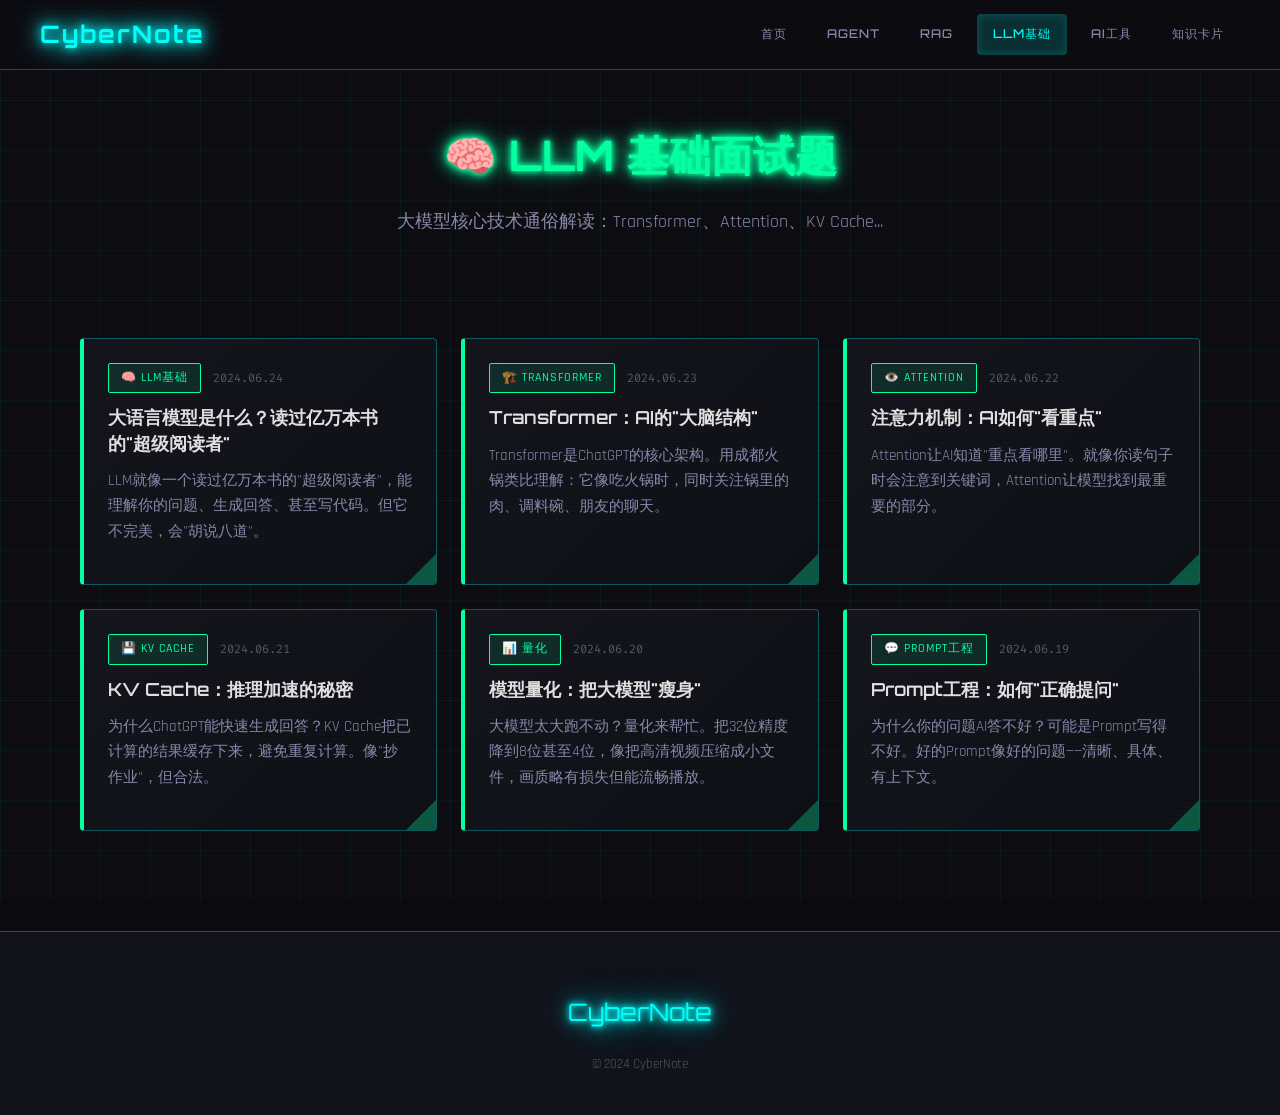
<file: ai/llm.html>
<!DOCTYPE html>
<html lang="zh-CN">
<head>
  <meta charset="UTF-8">
  <meta name="viewport" content="width=device-width, initial-scale=1.0">
  <title>LLM基础面试题 | CyberNote</title>
  <link rel="stylesheet" href="../css/cyberpunk.css">
  <link rel="stylesheet" href="../css/style.css">
  <link rel="icon" type="image/svg+xml" href="data:image/svg+xml,<svg xmlns='http://www.w3.org/2000/svg' viewBox='0 0 100 100'><text y='.9em' font-size='90'>🧠</text></svg>">
</head>
<body>
  <div class="cyber-grid"></div>

  <nav class="navbar">
    <div class="nav-logo"><a href="../index.html" class="glitch" data-text="CyberNote">CyberNote</a></div>
    <div class="nav-links">
      <a href="../index.html" class="nav-link">首页</a>
      <a href="agent.html" class="nav-link">Agent</a>
      <a href="rag.html" class="nav-link">RAG</a>
      <a href="llm.html" class="nav-link active">LLM基础</a>
      <a href="tools.html" class="nav-link">AI工具</a>
      <a href="knowledge.html" class="nav-link">知识卡片</a>
    </div>
  </nav>

  <section style="padding: 120px 40px 60px;">
    <div style="text-align: center; margin-bottom: 60px;">
      <h1 class="neon-text-green" style="font-family: 'Orbitron', sans-serif; font-size: 42px;">🧠 LLM 基础面试题</h1>
      <p style="color: var(--text-secondary); font-size: 18px; margin-top: 16px;">
        大模型核心技术通俗解读：Transformer、Attention、KV Cache...
      </p>
    </div>

    <div class="articles-grid">
      <a href="../posts/llm/what-is-llm.html" class="article-card green" style="text-decoration:none;">
        <div class="article-meta">
          <span class="cyber-tag psychology">🧠 LLM基础</span>
          <span class="article-date">2024.06.24</span>
        </div>
        <h3 class="article-title">大语言模型是什么？读过亿万本书的"超级阅读者"</h3>
        <p class="article-excerpt">LLM就像一个读过亿万本书的"超级阅读者"，能理解你的问题、生成回答、甚至写代码。但它不完美，会"胡说八道"。</p>
      </a>

      <a href="../posts/llm/transformer.html" class="article-card green" style="text-decoration:none;">
        <div class="article-meta">
          <span class="cyber-tag psychology">🏗️ Transformer</span>
          <span class="article-date">2024.06.23</span>
        </div>
        <h3 class="article-title">Transformer：AI的"大脑结构"</h3>
        <p class="article-excerpt">Transformer是ChatGPT的核心架构。用成都火锅类比理解：它像吃火锅时，同时关注锅里的肉、调料碗、朋友的聊天。</p>
      </a>

      <a href="../posts/llm/attention.html" class="article-card green" style="text-decoration:none;">
        <div class="article-meta">
          <span class="cyber-tag psychology">👁️ Attention</span>
          <span class="article-date">2024.06.22</span>
        </div>
        <h3 class="article-title">注意力机制：AI如何"看重点"</h3>
        <p class="article-excerpt">Attention让AI知道"重点看哪里"。就像你读句子时会注意到关键词，Attention让模型找到最重要的部分。</p>
      </a>

      <a href="../posts/llm/kv-cache.html" class="article-card green" style="text-decoration:none;">
        <div class="article-meta">
          <span class="cyber-tag psychology">💾 KV Cache</span>
          <span class="article-date">2024.06.21</span>
        </div>
        <h3 class="article-title">KV Cache：推理加速的秘密</h3>
        <p class="article-excerpt">为什么ChatGPT能快速生成回答？KV Cache把已计算的结果缓存下来，避免重复计算。像"抄作业"，但合法。</p>
      </a>

      <a href="../posts/llm/quantization.html" class="article-card green" style="text-decoration:none;">
        <div class="article-meta">
          <span class="cyber-tag psychology">📊 量化</span>
          <span class="article-date">2024.06.20</span>
        </div>
        <h3 class="article-title">模型量化：把大模型"瘦身"</h3>
        <p class="article-excerpt">大模型太大跑不动？量化来帮忙。把32位精度降到8位甚至4位，像把高清视频压缩成小文件，画质略有损失但能流畅播放。</p>
      </a>

      <a href="../posts/llm/prompt.html" class="article-card green" style="text-decoration:none;">
        <div class="article-meta">
          <span class="cyber-tag psychology">💬 Prompt工程</span>
          <span class="article-date">2024.06.19</span>
        </div>
        <h3 class="article-title">Prompt工程：如何"正确提问"</h3>
        <p class="article-excerpt">为什么你的问题AI答不好？可能是Prompt写得不好。好的Prompt像好的问题——清晰、具体、有上下文。</p>
      </a>
    </div>
  </section>

  <footer class="footer">
    <div class="footer-logo"><span class="neon-text">CyberNote</span></div>
    <p class="footer-copyright">© 2024 CyberNote</p>
  </footer>

  <script src="../js/main.js"></script>
</body>
</html>
</file>
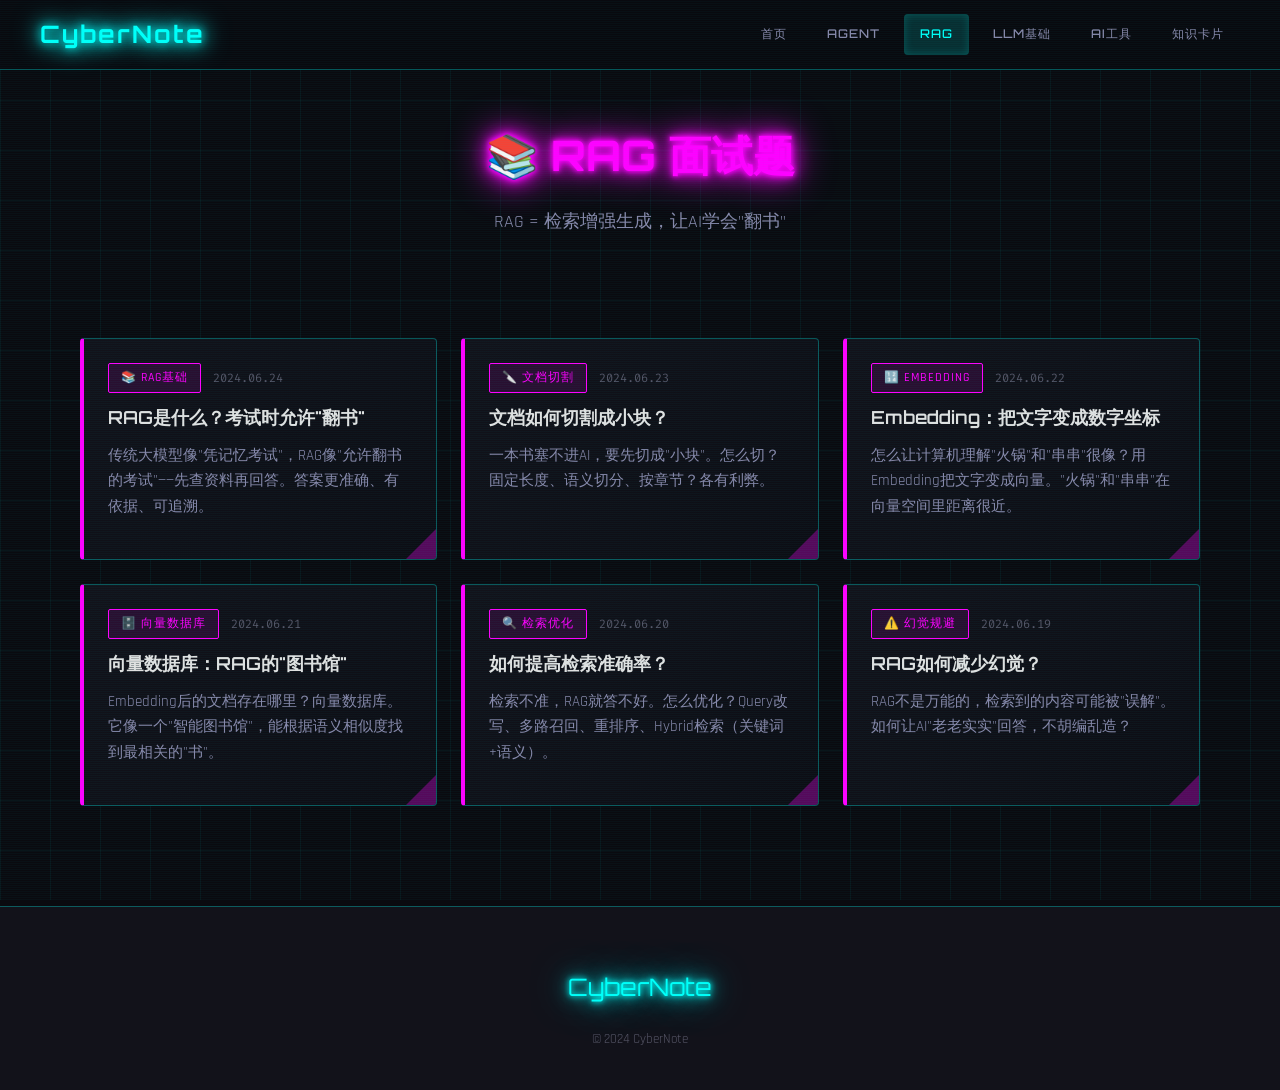
<file: ai/rag.html>
<!DOCTYPE html>
<html lang="zh-CN">
<head>
  <meta charset="UTF-8">
  <meta name="viewport" content="width=device-width, initial-scale=1.0">
  <title>RAG面试题 | CyberNote</title>
  <link rel="stylesheet" href="../css/cyberpunk.css">
  <link rel="stylesheet" href="../css/style.css">
  <link rel="icon" type="image/svg+xml" href="data:image/svg+xml,<svg xmlns='http://www.w3.org/2000/svg' viewBox='0 0 100 100'><text y='.9em' font-size='90'>📚</text></svg>">
</head>
<body>
  <div class="cyber-grid"></div>

  <nav class="navbar">
    <div class="nav-logo"><a href="../index.html" class="glitch" data-text="CyberNote">CyberNote</a></div>
    <div class="nav-links">
      <a href="../index.html" class="nav-link">首页</a>
      <a href="agent.html" class="nav-link">Agent</a>
      <a href="rag.html" class="nav-link active">RAG</a>
      <a href="llm.html" class="nav-link">LLM基础</a>
      <a href="tools.html" class="nav-link">AI工具</a>
      <a href="knowledge.html" class="nav-link">知识卡片</a>
    </div>
  </nav>

  <section style="padding: 120px 40px 60px;">
    <div style="text-align: center; margin-bottom: 60px;">
      <h1 class="neon-text-pink" style="font-family: 'Orbitron', sans-serif; font-size: 42px;">📚 RAG 面试题</h1>
      <p style="color: var(--text-secondary); font-size: 18px; margin-top: 16px;">
        RAG = 检索增强生成，让AI学会"翻书"
      </p>
    </div>

    <div class="articles-grid">
      <a href="../posts/rag/what-is-rag.html" class="article-card pink" style="text-decoration:none;">
        <div class="article-meta">
          <span class="cyber-tag sociology">📚 RAG基础</span>
          <span class="article-date">2024.06.24</span>
        </div>
        <h3 class="article-title">RAG是什么？考试时允许"翻书"</h3>
        <p class="article-excerpt">传统大模型像"凭记忆考试"，RAG像"允许翻书的考试"——先查资料再回答。答案更准确、有依据、可追溯。</p>
      </a>

      <a href="../posts/rag/chunking.html" class="article-card pink" style="text-decoration:none;">
        <div class="article-meta">
          <span class="cyber-tag sociology">🔪 文档切割</span>
          <span class="article-date">2024.06.23</span>
        </div>
        <h3 class="article-title">文档如何切割成小块？</h3>
        <p class="article-excerpt">一本书塞不进AI，要先切成"小块"。怎么切？固定长度、语义切分、按章节？各有利弊。</p>
      </a>

      <a href="../posts/rag/embedding.html" class="article-card pink" style="text-decoration:none;">
        <div class="article-meta">
          <span class="cyber-tag sociology">🔢 Embedding</span>
          <span class="article-date">2024.06.22</span>
        </div>
        <h3 class="article-title">Embedding：把文字变成数字坐标</h3>
        <p class="article-excerpt">怎么让计算机理解"火锅"和"串串"很像？用Embedding把文字变成向量。"火锅"和"串串"在向量空间里距离很近。</p>
      </a>

      <a href="../posts/rag/vector-db.html" class="article-card pink" style="text-decoration:none;">
        <div class="article-meta">
          <span class="cyber-tag sociology">🗄️ 向量数据库</span>
          <span class="article-date">2024.06.21</span>
        </div>
        <h3 class="article-title">向量数据库：RAG的"图书馆"</h3>
        <p class="article-excerpt">Embedding后的文档存在哪里？向量数据库。它像一个"智能图书馆"，能根据语义相似度找到最相关的"书"。</p>
      </a>

      <a href="../posts/rag/retrieval.html" class="article-card pink" style="text-decoration:none;">
        <div class="article-meta">
          <span class="cyber-tag sociology">🔍 检索优化</span>
          <span class="article-date">2024.06.20</span>
        </div>
        <h3 class="article-title">如何提高检索准确率？</h3>
        <p class="article-excerpt">检索不准，RAG就答不好。怎么优化？Query改写、多路召回、重排序、Hybrid检索（关键词+语义）。</p>
      </a>

      <a href="../posts/rag/hallucination.html" class="article-card pink" style="text-decoration:none;">
        <div class="article-meta">
          <span class="cyber-tag sociology">⚠️ 幻觉规避</span>
          <span class="article-date">2024.06.19</span>
        </div>
        <h3 class="article-title">RAG如何减少幻觉？</h3>
        <p class="article-excerpt">RAG不是万能的，检索到的内容可能被"误解"。如何让AI"老老实实"回答，不胡编乱造？</p>
      </a>
    </div>
  </section>

  <footer class="footer">
    <div class="footer-logo"><span class="neon-text">CyberNote</span></div>
    <p class="footer-copyright">© 2024 CyberNote</p>
  </footer>

  <script src="../js/main.js"></script>
</body>
</html>
</file>
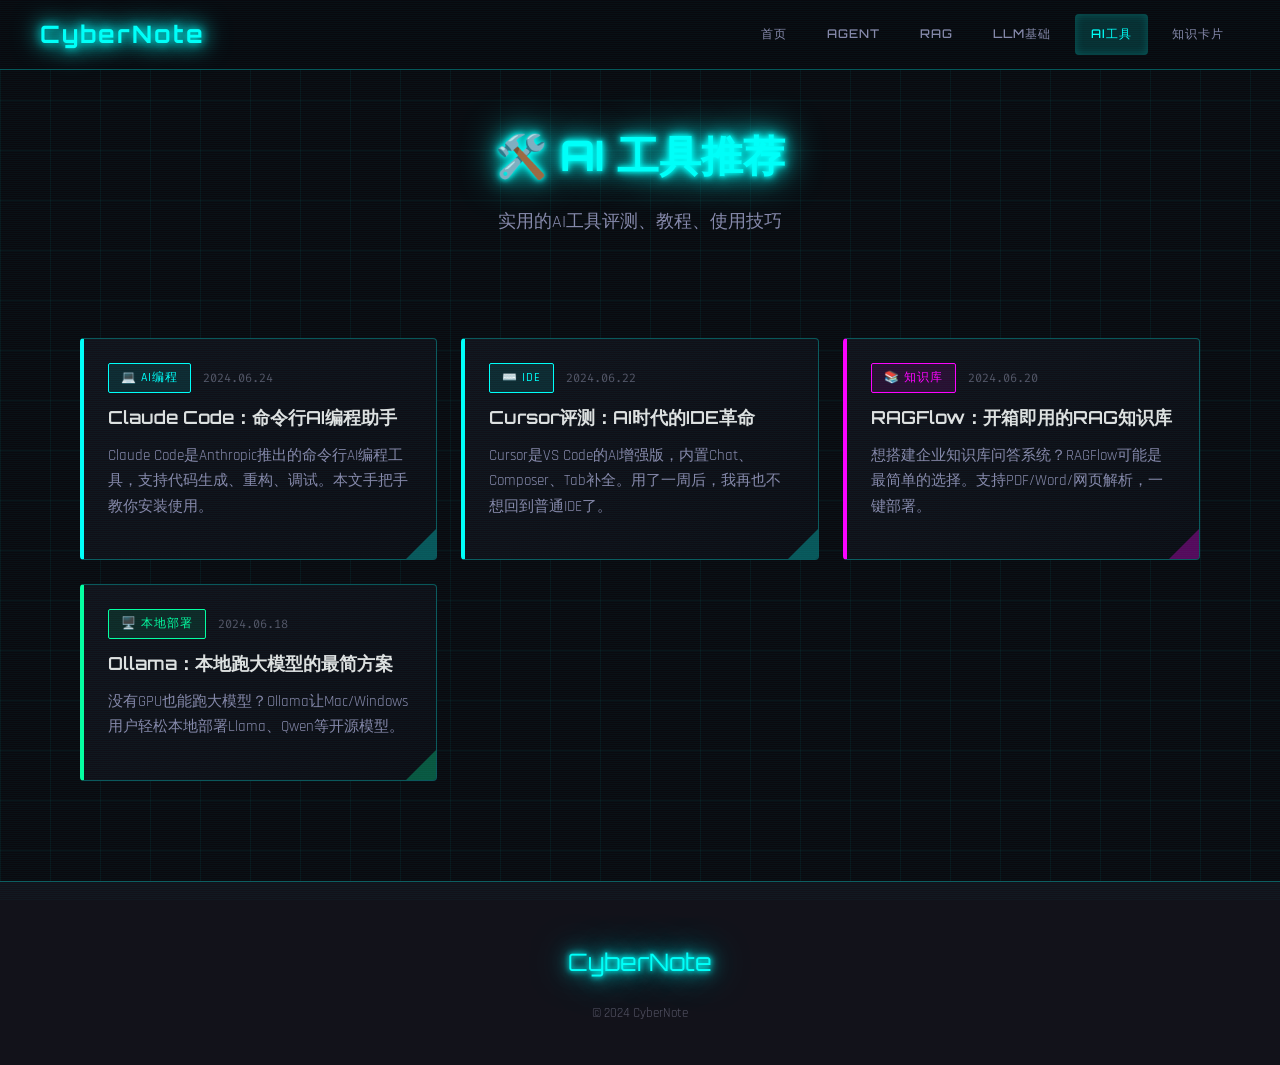
<file: ai/tools.html>
<!DOCTYPE html>
<html lang="zh-CN">
<head>
  <meta charset="UTF-8">
  <meta name="viewport" content="width=device-width, initial-scale=1.0">
  <title>AI工具推荐 | CyberNote</title>
  <link rel="stylesheet" href="../css/cyberpunk.css">
  <link rel="stylesheet" href="../css/style.css">
  <link rel="icon" type="image/svg+xml" href="data:image/svg+xml,<svg xmlns='http://www.w3.org/2000/svg' viewBox='0 0 100 100'><text y='.9em' font-size='90'>🛠️</text></svg>">
</head>
<body>
  <div class="cyber-grid"></div>

  <nav class="navbar">
    <div class="nav-logo"><a href="../index.html" class="glitch" data-text="CyberNote">CyberNote</a></div>
    <div class="nav-links">
      <a href="../index.html" class="nav-link">首页</a>
      <a href="agent.html" class="nav-link">Agent</a>
      <a href="rag.html" class="nav-link">RAG</a>
      <a href="llm.html" class="nav-link">LLM基础</a>
      <a href="tools.html" class="nav-link active">AI工具</a>
      <a href="knowledge.html" class="nav-link">知识卡片</a>
    </div>
  </nav>

  <section style="padding: 120px 40px 60px;">
    <div style="text-align: center; margin-bottom: 60px;">
      <h1 class="neon-text" style="font-family: 'Orbitron', sans-serif; font-size: 42px;">🛠️ AI 工具推荐</h1>
      <p style="color: var(--text-secondary); font-size: 18px; margin-top: 16px;">
        实用的AI工具评测、教程、使用技巧
      </p>
    </div>

    <div class="articles-grid">
      <a href="../posts/tools/claude-code.html" class="article-card" style="text-decoration:none;">
        <div class="article-meta">
          <span class="cyber-tag tech">💻 AI编程</span>
          <span class="article-date">2024.06.24</span>
        </div>
        <h3 class="article-title">Claude Code：命令行AI编程助手</h3>
        <p class="article-excerpt">Claude Code是Anthropic推出的命令行AI编程工具，支持代码生成、重构、调试。本文手把手教你安装使用。</p>
      </a>

      <a href="../posts/tools/cursor.html" class="article-card" style="text-decoration:none;">
        <div class="article-meta">
          <span class="cyber-tag tech">⌨️ IDE</span>
          <span class="article-date">2024.06.22</span>
        </div>
        <h3 class="article-title">Cursor评测：AI时代的IDE革命</h3>
        <p class="article-excerpt">Cursor是VS Code的AI增强版，内置Chat、Composer、Tab补全。用了一周后，我再也不想回到普通IDE了。</p>
      </a>

      <a href="../posts/tools/ragflow.html" class="article-card pink" style="text-decoration:none;">
        <div class="article-meta">
          <span class="cyber-tag sociology">📚 知识库</span>
          <span class="article-date">2024.06.20</span>
        </div>
        <h3 class="article-title">RAGFlow：开箱即用的RAG知识库</h3>
        <p class="article-excerpt">想搭建企业知识库问答系统？RAGFlow可能是最简单的选择。支持PDF/Word/网页解析，一键部署。</p>
      </a>

      <a href="../posts/tools/ollama.html" class="article-card green" style="text-decoration:none;">
        <div class="article-meta">
          <span class="cyber-tag psychology">🖥️ 本地部署</span>
          <span class="article-date">2024.06.18</span>
        </div>
        <h3 class="article-title">Ollama：本地跑大模型的最简方案</h3>
        <p class="article-excerpt">没有GPU也能跑大模型？Ollama让Mac/Windows用户轻松本地部署Llama、Qwen等开源模型。</p>
      </a>
    </div>
  </section>

  <footer class="footer">
    <div class="footer-logo"><span class="neon-text">CyberNote</span></div>
    <p class="footer-copyright">© 2024 CyberNote</p>
  </footer>

  <script src="../js/main.js"></script>
</body>
</html>
</file>
<file: css/cyberpunk.css>
/* ==========================================
   赛博朋克核心特效 - Cyberpunk Effects
   ========================================== */

/* Google Fonts: 科技感字体 */
@import url('https://fonts.googleapis.com/css2?family=Orbitron:wght@400;500;600;700;800;900&family=Rajdhani:wght@300;400;500;600;700&family=Fira+Code:wght@300;400;500;600;700&display=swap');

/* ==========================================
   CSS变量 - 配色方案
   ========================================== */
:root {
  /* 背景色 */
  --bg-primary: #0a0a0f;
  --bg-secondary: #12121a;
  --bg-tertiary: #0d0d14;
  --bg-card: #16161f;

  /* 霓虹色调 */
  --neon-cyan: #00fff9;
  --neon-pink: #ff00ff;
  --neon-red: #ff2a6d;
  --neon-green: #05ffa1;
  --neon-purple: #b967ff;
  --neon-yellow: #f9f002;
  --neon-orange: #ff6b35;

  /* 文字色 */
  --text-primary: #e0e0e0;
  --text-secondary: #8888aa;
  --text-muted: #555566;
  --text-highlight: #00fff9;

  /* 边框色 */
  --border-cyan: rgba(0, 255, 249, 0.3);
  --border-pink: rgba(255, 0, 255, 0.3);

  /* 发光效果 */
  --glow-cyan: 0 0 10px #00fff9, 0 0 20px #00fff9, 0 0 30px #00fff9;
  --glow-pink: 0 0 10px #ff00ff, 0 0 20px #ff00ff, 0 0 30px #ff00ff;
  --glow-green: 0 0 10px #05ffa1, 0 0 20px #05ffa1, 0 0 30px #05ffa1;
}

/* ==========================================
   CRT扫描线效果
   ========================================== */
body::before {
  content: '';
  position: fixed;
  top: 0;
  left: 0;
  width: 100%;
  height: 100%;
  background: repeating-linear-gradient(
    0deg,
    rgba(0, 255, 249, 0.03) 0px,
    rgba(0, 255, 249, 0.03) 1px,
    transparent 1px,
    transparent 2px
  );
  pointer-events: none;
  z-index: 99999;
  animation: scanlines 8s linear infinite;
}

@keyframes scanlines {
  0% { background-position: 0 0; }
  100% { background-position: 0 100%; }
}

/* ==========================================
   网格背景
   ========================================== */
.cyber-grid {
  position: fixed;
  top: 0;
  left: 0;
  width: 100%;
  height: 100%;
  background-image:
    linear-gradient(rgba(0, 255, 249, 0.05) 1px, transparent 1px),
    linear-gradient(90deg, rgba(0, 255, 249, 0.05) 1px, transparent 1px);
  background-size: 50px 50px;
  pointer-events: none;
  z-index: -1;
}

/* ==========================================
   霓虹文字效果
   ========================================== */
.neon-text {
  color: var(--neon-cyan);
  text-shadow:
    0 0 5px var(--neon-cyan),
    0 0 10px var(--neon-cyan),
    0 0 20px var(--neon-cyan),
    0 0 40px var(--neon-cyan);
}

.neon-text-pink {
  color: var(--neon-pink);
  text-shadow:
    0 0 5px var(--neon-pink),
    0 0 10px var(--neon-pink),
    0 0 20px var(--neon-pink),
    0 0 40px var(--neon-pink);
}

.neon-text-green {
  color: var(--neon-green);
  text-shadow:
    0 0 5px var(--neon-green),
    0 0 10px var(--neon-green),
    0 0 20px var(--neon-green);
}

/* ==========================================
   故障文字效果 (Glitch Effect)
   ========================================== */
.glitch {
  position: relative;
  animation: glitch-skew 1s infinite linear alternate-reverse;
}

.glitch::before,
.glitch::after {
  content: attr(data-text);
  position: absolute;
  top: 0;
  left: 0;
  width: 100%;
  height: 100%;
}

.glitch::before {
  left: 2px;
  text-shadow: -2px 0 var(--neon-pink);
  clip: rect(44px, 450px, 56px, 0);
  animation: glitch-anim 5s infinite linear alternate-reverse;
}

.glitch::after {
  left: -2px;
  text-shadow: -2px 0 var(--neon-cyan);
  clip: rect(44px, 450px, 56px, 0);
  animation: glitch-anim2 1s infinite linear alternate-reverse;
}

@keyframes glitch-anim {
  0% { clip: rect(31px, 9999px, 94px, 0); }
  5% { clip: rect(70px, 9999px, 71px, 0); }
  10% { clip: rect(29px, 9999px, 24px, 0); }
  15% { clip: rect(54px, 9999px, 36px, 0); }
  20% { clip: rect(80px, 9999px, 14px, 0); }
  25% { clip: rect(75px, 9999px, 65px, 0); }
  30% { clip: rect(23px, 9999px, 89px, 0); }
  35% { clip: rect(15px, 9999px, 91px, 0); }
  40% { clip: rect(54px, 9999px, 65px, 0); }
  45% { clip: rect(75px, 9999px, 65px, 0); }
  50% { clip: rect(70px, 9999px, 14px, 0); }
  55% { clip: rect(56px, 9999px, 29px, 0); }
  60% { clip: rect(44px, 9999px, 54px, 0); }
  65% { clip: rect(36px, 9999px, 39px, 0); }
  70% { clip: rect(67px, 9999px, 21px, 0); }
  75% { clip: rect(32px, 9999px, 85px, 0); }
  80% { clip: rect(24px, 9999px, 23px, 0); }
  85% { clip: rect(57px, 9999px, 98px, 0); }
  90% { clip: rect(31px, 9999px, 44px, 0); }
  95% { clip: rect(28px, 9999px, 89px, 0); }
  100% { clip: rect(31px, 9999px, 94px, 0); }
}

@keyframes glitch-anim2 {
  0% { clip: rect(65px, 9999px, 99px, 0); }
  5% { clip: rect(52px, 9999px, 60px, 0); }
  10% { clip: rect(79px, 9999px, 53px, 0); }
  15% { clip: rect(75px, 9999px, 14px, 0); }
  20% { clip: rect(23px, 9999px, 89px, 0); }
  25% { clip: rect(15px, 9999px, 91px, 0); }
  30% { clip: rect(70px, 9999px, 14px, 0); }
  35% { clip: rect(44px, 9999px, 54px, 0); }
  40% { clip: rect(56px, 9999px, 29px, 0); }
  45% { clip: rect(67px, 9999px, 21px, 0); }
  50% { clip: rect(32px, 9999px, 85px, 0); }
  55% { clip: rect(28px, 9999px, 89px, 0); }
  60% { clip: rect(31px, 9999px, 94px, 0); }
  65% { clip: rect(54px, 9999px, 65px, 0); }
  70% { clip: rect(80px, 9999px, 14px, 0); }
  75% { clip: rect(75px, 9999px, 65px, 0); }
  80% { clip: rect(29px, 9999px, 24px, 0); }
  85% { clip: rect(23px, 9999px, 89px, 0); }
  90% { clip: rect(70px, 9999px, 71px, 0); }
  95% { clip: rect(31px, 9999px, 44px, 0); }
  100% { clip: rect(54px, 9999px, 36px, 0); }
}

@keyframes glitch-skew {
  0% { transform: skew(0deg); }
  10% { transform: skew(-1deg); }
  20% { transform: skew(0deg); }
  30% { transform: skew(1deg); }
  40% { transform: skew(0deg); }
  50% { transform: skew(-0.5deg); }
  60% { transform: skew(0deg); }
  70% { transform: skew(0.5deg); }
  80% { transform: skew(0deg); }
  90% { transform: skew(-0.2deg); }
  100% { transform: skew(0deg); }
}

/* ==========================================
   霓虹按钮
   ========================================== */
.cyber-btn {
  display: inline-block;
  background: transparent;
  border: 2px solid var(--neon-cyan);
  color: var(--neon-cyan);
  padding: 12px 32px;
  font-family: 'Orbitron', sans-serif;
  font-size: 14px;
  font-weight: 600;
  text-transform: uppercase;
  letter-spacing: 2px;
  text-decoration: none;
  position: relative;
  cursor: pointer;
  transition: all 0.3s ease;
  clip-path: polygon(
    0 0,
    calc(100% - 10px) 0,
    100% 10px,
    100% 100%,
    10px 100%,
    0 calc(100% - 10px)
  );
}

.cyber-btn::before {
  content: '';
  position: absolute;
  top: 0;
  left: 0;
  width: 100%;
  height: 100%;
  background: var(--neon-cyan);
  opacity: 0;
  transition: opacity 0.3s ease;
  z-index: -1;
}

.cyber-btn:hover {
  color: var(--bg-primary);
  box-shadow: var(--glow-cyan);
}

.cyber-btn:hover::before {
  opacity: 1;
}

.cyber-btn-pink {
  border-color: var(--neon-pink);
  color: var(--neon-pink);
}

.cyber-btn-pink::before {
  background: var(--neon-pink);
}

.cyber-btn-pink:hover {
  box-shadow: var(--glow-pink);
}

/* ==========================================
   文章卡片
   ========================================== */
.article-card {
  background: linear-gradient(135deg, var(--bg-secondary) 0%, var(--bg-tertiary) 100%);
  border: 1px solid var(--border-cyan);
  border-left: 4px solid var(--neon-cyan);
  border-radius: 4px;
  padding: 24px;
  position: relative;
  overflow: hidden;
  transition: all 0.4s ease;
}

.article-card::before {
  content: '';
  position: absolute;
  top: 0;
  left: 0;
  width: 100%;
  height: 2px;
  background: linear-gradient(90deg, transparent, var(--neon-cyan), transparent);
  transform: translateX(-100%);
  transition: transform 0.6s ease;
}

.article-card::after {
  content: '';
  position: absolute;
  bottom: 0;
  right: 0;
  width: 0;
  height: 0;
  border-style: solid;
  border-width: 0 0 30px 30px;
  border-color: transparent transparent var(--neon-cyan) transparent;
  opacity: 0.3;
}

.article-card:hover::before {
  transform: translateX(100%);
}

.article-card:hover {
  border-color: var(--neon-cyan);
  box-shadow: 0 0 40px rgba(0, 255, 249, 0.15);
  transform: translateY(-8px);
}

.article-card.pink {
  border-left-color: var(--neon-pink);
}

.article-card.pink::before {
  background: linear-gradient(90deg, transparent, var(--neon-pink), transparent);
}

.article-card.pink::after {
  border-color: transparent transparent var(--neon-pink) transparent;
}

.article-card.pink:hover {
  border-color: var(--neon-pink);
  box-shadow: 0 0 40px rgba(255, 0, 255, 0.15);
}

.article-card.green {
  border-left-color: var(--neon-green);
}

.article-card.green::before {
  background: linear-gradient(90deg, transparent, var(--neon-green), transparent);
}

.article-card.green::after {
  border-color: transparent transparent var(--neon-green) transparent;
}

.article-card.green:hover {
  border-color: var(--neon-green);
  box-shadow: 0 0 40px rgba(5, 255, 161, 0.15);
}

.article-card.purple {
  border-left-color: var(--neon-purple);
}

.article-card.purple::before {
  background: linear-gradient(90deg, transparent, var(--neon-purple), transparent);
}

.article-card.purple::after {
  border-color: transparent transparent var(--neon-purple) transparent;
}

.article-card.purple:hover {
  border-color: var(--neon-purple);
  box-shadow: 0 0 40px rgba(185, 103, 255, 0.15);
}

/* ==========================================
   标签样式
   ========================================== */
.cyber-tag {
  display: inline-block;
  padding: 4px 12px;
  font-size: 12px;
  font-family: 'Rajdhani', sans-serif;
  font-weight: 500;
  text-transform: uppercase;
  letter-spacing: 1px;
  border-radius: 2px;
  background: rgba(0, 255, 249, 0.1);
  border: 1px solid var(--neon-cyan);
  color: var(--neon-cyan);
  transition: all 0.3s ease;
}

.cyber-tag:hover {
  background: var(--neon-cyan);
  color: var(--bg-primary);
}

.cyber-tag.ai {
  background: rgba(185, 103, 255, 0.1);
  border-color: var(--neon-purple);
  color: var(--neon-purple);
}

.cyber-tag.ai:hover {
  background: var(--neon-purple);
  color: var(--bg-primary);
}

.cyber-tag.tech {
  background: rgba(0, 255, 249, 0.1);
  border-color: var(--neon-cyan);
  color: var(--neon-cyan);
}

.cyber-tag.sociology {
  background: rgba(255, 0, 255, 0.1);
  border-color: var(--neon-pink);
  color: var(--neon-pink);
}

.cyber-tag.sociology:hover {
  background: var(--neon-pink);
  color: var(--bg-primary);
}

.cyber-tag.psychology {
  background: rgba(5, 255, 161, 0.1);
  border-color: var(--neon-green);
  color: var(--neon-green);
}

.cyber-tag.psychology:hover {
  background: var(--neon-green);
  color: var(--bg-primary);
}

/* ==========================================
   数据流动画
   ========================================== */
.data-flow {
  position: relative;
  overflow: hidden;
}

.data-flow::before {
  content: '';
  position: absolute;
  top: 0;
  left: -100%;
  width: 100%;
  height: 2px;
  background: linear-gradient(90deg, transparent, var(--neon-cyan), transparent);
  animation: data-flow 3s ease-in-out infinite;
}

@keyframes data-flow {
  0% { left: -100%; }
  50% { left: 100%; }
  100% { left: 100%; }
}

/* ==========================================
   脉冲动画
   ========================================== */
.pulse {
  animation: pulse 2s ease-in-out infinite;
}

@keyframes pulse {
  0%, 100% {
    opacity: 1;
    box-shadow: 0 0 0 0 rgba(0, 255, 249, 0.4);
  }
  50% {
    opacity: 0.8;
    box-shadow: 0 0 0 20px rgba(0, 255, 249, 0);
  }
}

/* ==========================================
   打字机效果
   ========================================== */
.typing {
  overflow: hidden;
  white-space: nowrap;
  border-right: 2px solid var(--neon-cyan);
  animation: typing 3s steps(30) 1s forwards, blink 0.7s step-end infinite;
}

@keyframes typing {
  from { width: 0; }
  to { width: 100%; }
}

@keyframes blink {
  50% { border-color: transparent; }
}

/* ==========================================
   导航栏样式
   ========================================== */
.cyber-nav {
  background: rgba(10, 10, 15, 0.95);
  backdrop-filter: blur(10px);
  border-bottom: 1px solid var(--border-cyan);
  position: fixed;
  top: 0;
  left: 0;
  width: 100%;
  z-index: 1000;
}

.cyber-nav-link {
  font-family: 'Orbitron', sans-serif;
  font-size: 13px;
  font-weight: 500;
  color: var(--text-secondary);
  text-decoration: none;
  text-transform: uppercase;
  letter-spacing: 1px;
  padding: 8px 16px;
  position: relative;
  transition: all 0.3s ease;
}

.cyber-nav-link::after {
  content: '';
  position: absolute;
  bottom: 0;
  left: 50%;
  width: 0;
  height: 2px;
  background: var(--neon-cyan);
  transition: all 0.3s ease;
  transform: translateX(-50%);
}

.cyber-nav-link:hover {
  color: var(--neon-cyan);
}

.cyber-nav-link:hover::after {
  width: 100%;
}

.cyber-nav-link.active {
  color: var(--neon-cyan);
}

.cyber-nav-link.active::after {
  width: 100%;
}

/* ==========================================
   知识卡片翻转效果
   ========================================== */
.flip-card {
  perspective: 1000px;
  width: 300px;
  height: 200px;
}

.flip-card-inner {
  position: relative;
  width: 100%;
  height: 100%;
  text-align: center;
  transition: transform 0.6s;
  transform-style: preserve-3d;
}

.flip-card:hover .flip-card-inner {
  transform: rotateY(180deg);
}

.flip-card-front,
.flip-card-back {
  position: absolute;
  width: 100%;
  height: 100%;
  backface-visibility: hidden;
  border: 2px solid var(--neon-cyan);
  border-radius: 8px;
  display: flex;
  align-items: center;
  justify-content: center;
  flex-direction: column;
  padding: 20px;
  background: var(--bg-secondary);
}

.flip-card-back {
  transform: rotateY(180deg);
  background: var(--bg-tertiary);
}

/* ==========================================
   时间线样式
   ========================================== */
.timeline {
  position: relative;
  padding-left: 40px;
}

.timeline::before {
  content: '';
  position: absolute;
  left: 15px;
  top: 0;
  bottom: 0;
  width: 2px;
  background: linear-gradient(180deg, var(--neon-cyan), var(--neon-pink), var(--neon-green));
}

.timeline-item {
  position: relative;
  margin-bottom: 40px;
}

.timeline-item::before {
  content: '';
  position: absolute;
  left: -33px;
  top: 8px;
  width: 16px;
  height: 16px;
  background: var(--bg-primary);
  border: 2px solid var(--neon-cyan);
  border-radius: 50%;
  box-shadow: 0 0 10px var(--neon-cyan);
}

/* ==========================================
   响应式调整
   ========================================== */
@media (max-width: 768px) {
  .glitch::before,
  .glitch::after {
    display: none;
  }

  body::before {
    display: none;
  }
}
</file>
<file: css/style.css>
/* ==========================================
   主样式文件 - Main Styles
   ========================================== */

/* 基础重置 */
* {
  margin: 0;
  padding: 0;
  box-sizing: border-box;
}

html {
  scroll-behavior: smooth;
}

body {
  font-family: 'Rajdhani', -apple-system, BlinkMacSystemFont, 'Segoe UI', sans-serif;
  font-size: 16px;
  line-height: 1.7;
  color: var(--text-primary);
  background: var(--bg-primary);
  min-height: 100vh;
}

a {
  color: var(--neon-cyan);
  text-decoration: none;
  transition: all 0.3s ease;
}

a:hover {
  color: var(--neon-pink);
}

/* ==========================================
   导航栏
   ========================================== */
.navbar {
  position: fixed;
  top: 0;
  left: 0;
  width: 100%;
  height: 70px;
  background: rgba(10, 10, 15, 0.95);
  backdrop-filter: blur(10px);
  border-bottom: 1px solid var(--border-cyan);
  z-index: 1000;
  display: flex;
  align-items: center;
  justify-content: space-between;
  padding: 0 40px;
}

.nav-logo {
  font-family: 'Orbitron', sans-serif;
  font-size: 24px;
  font-weight: 700;
  color: var(--neon-cyan);
  text-shadow: var(--glow-cyan);
  letter-spacing: 2px;
}

.nav-links {
  display: flex;
  gap: 8px;
}

.nav-link {
  font-family: 'Orbitron', sans-serif;
  font-size: 12px;
  font-weight: 500;
  color: var(--text-secondary);
  text-transform: uppercase;
  letter-spacing: 1px;
  padding: 10px 16px;
  border-radius: 4px;
  transition: all 0.3s ease;
}

.nav-link:hover {
  color: var(--neon-cyan);
  background: rgba(0, 255, 249, 0.1);
}

.nav-link.active {
  color: var(--neon-cyan);
  background: rgba(0, 255, 249, 0.15);
  box-shadow: inset 0 0 10px rgba(0, 255, 249, 0.2);
}

/* ==========================================
   Hero区域
   ========================================== */
.hero {
  min-height: 100vh;
  display: flex;
  flex-direction: column;
  align-items: center;
  justify-content: center;
  text-align: center;
  padding: 120px 20px 80px;
  position: relative;
  overflow: hidden;
}

.hero::before {
  content: '';
  position: absolute;
  top: 0;
  left: 0;
  width: 100%;
  height: 100%;
  background: radial-gradient(ellipse at center, rgba(0, 255, 249, 0.05) 0%, transparent 70%);
  pointer-events: none;
}

.hero-title {
  font-family: 'Orbitron', sans-serif;
  font-size: clamp(36px, 8vw, 72px);
  font-weight: 800;
  color: var(--neon-cyan);
  text-shadow: var(--glow-cyan);
  margin-bottom: 20px;
  letter-spacing: 4px;
}

.hero-subtitle {
  font-family: 'Rajdhani', sans-serif;
  font-size: clamp(18px, 3vw, 28px);
  font-weight: 400;
  color: var(--text-secondary);
  margin-bottom: 16px;
  letter-spacing: 2px;
}

.hero-desc {
  font-size: 18px;
  color: var(--text-secondary);
  max-width: 600px;
  margin-bottom: 40px;
  line-height: 1.8;
}

.hero-tags {
  display: flex;
  gap: 12px;
  flex-wrap: wrap;
  justify-content: center;
  margin-bottom: 40px;
}

.hero-cta {
  display: flex;
  gap: 16px;
  flex-wrap: wrap;
  justify-content: center;
}

/* ==========================================
   分类导航
   ========================================== */
.category-nav {
  display: flex;
  gap: 12px;
  padding: 20px 40px;
  background: var(--bg-secondary);
  border-bottom: 1px solid var(--border-cyan);
  overflow-x: auto;
  position: sticky;
  top: 70px;
  z-index: 100;
}

.category-btn {
  font-family: 'Orbitron', sans-serif;
  font-size: 12px;
  font-weight: 500;
  text-transform: uppercase;
  letter-spacing: 1px;
  padding: 10px 20px;
  background: transparent;
  border: 1px solid var(--border-cyan);
  color: var(--text-secondary);
  border-radius: 4px;
  cursor: pointer;
  transition: all 0.3s ease;
  white-space: nowrap;
}

.category-btn:hover {
  border-color: var(--neon-cyan);
  color: var(--neon-cyan);
  background: rgba(0, 255, 249, 0.05);
}

.category-btn.active {
  border-color: var(--neon-cyan);
  color: var(--bg-primary);
  background: var(--neon-cyan);
  box-shadow: 0 0 20px rgba(0, 255, 249, 0.3);
}

/* ==========================================
   时间线
   ========================================== */
.timeline-section {
  padding: 80px 40px;
  max-width: 1200px;
  margin: 0 auto;
}

.timeline-header {
  text-align: center;
  margin-bottom: 60px;
}

.timeline-header h2 {
  font-family: 'Orbitron', sans-serif;
  font-size: 32px;
  color: var(--neon-cyan);
  text-shadow: 0 0 10px var(--neon-cyan);
  margin-bottom: 16px;
}

.timeline-container {
  position: relative;
  padding-left: 50px;
}

.timeline-container::before {
  content: '';
  position: absolute;
  left: 20px;
  top: 0;
  bottom: 0;
  width: 2px;
  background: linear-gradient(
    180deg,
    var(--neon-cyan) 0%,
    var(--neon-pink) 50%,
    var(--neon-green) 100%
  );
}

.timeline-item {
  position: relative;
  margin-bottom: 40px;
}

.timeline-item::before {
  content: '';
  position: absolute;
  left: -38px;
  top: 24px;
  width: 16px;
  height: 16px;
  background: var(--bg-primary);
  border: 3px solid var(--neon-cyan);
  border-radius: 50%;
  box-shadow: 0 0 15px var(--neon-cyan);
  z-index: 1;
}

.timeline-date {
  font-family: 'Fira Code', monospace;
  font-size: 13px;
  color: var(--neon-cyan);
  margin-bottom: 12px;
  letter-spacing: 1px;
}

.timeline-content {
  padding: 24px;
}

/* ==========================================
   文章网格
   ========================================== */
.articles-grid {
  display: grid;
  grid-template-columns: repeat(auto-fill, minmax(350px, 1fr));
  gap: 24px;
  padding: 40px;
  max-width: 1400px;
  margin: 0 auto;
}

.article-card {
  display: flex;
  flex-direction: column;
}

.article-meta {
  display: flex;
  align-items: center;
  gap: 12px;
  margin-bottom: 12px;
}

.article-date {
  font-family: 'Fira Code', monospace;
  font-size: 12px;
  color: var(--text-muted);
}

.article-title {
  font-family: 'Orbitron', sans-serif;
  font-size: 18px;
  font-weight: 600;
  color: var(--text-primary);
  margin-bottom: 12px;
  line-height: 1.4;
}

.article-title:hover {
  color: var(--neon-cyan);
}

.article-excerpt {
  font-size: 15px;
  color: var(--text-secondary);
  margin-bottom: 16px;
  line-height: 1.7;
  display: -webkit-box;
  -webkit-line-clamp: 3;
  -webkit-box-orient: vertical;
  overflow: hidden;
}

.article-footer {
  display: flex;
  align-items: center;
  justify-content: space-between;
  margin-top: auto;
}

/* ==========================================
   知识卡片区域
   ========================================== */
.knowledge-section {
  padding: 80px 40px;
  background: var(--bg-secondary);
}

.knowledge-header {
  text-align: center;
  margin-bottom: 60px;
}

.knowledge-grid {
  display: grid;
  grid-template-columns: repeat(auto-fill, minmax(280px, 1fr));
  gap: 30px;
  max-width: 1200px;
  margin: 0 auto;
}

.knowledge-card {
  perspective: 1000px;
  height: 240px;
  cursor: pointer;
}

.knowledge-card-inner {
  position: relative;
  width: 100%;
  height: 100%;
  text-align: center;
  transition: transform 0.8s cubic-bezier(0.175, 0.885, 0.32, 1.275);
  transform-style: preserve-3d;
}

.knowledge-card:hover .knowledge-card-inner {
  transform: rotateY(180deg);
}

.knowledge-card-front,
.knowledge-card-back {
  position: absolute;
  width: 100%;
  height: 100%;
  backface-visibility: hidden;
  border-radius: 12px;
  padding: 30px;
  display: flex;
  flex-direction: column;
  align-items: center;
  justify-content: center;
}

.knowledge-card-front {
  background: linear-gradient(135deg, var(--bg-card) 0%, var(--bg-tertiary) 100%);
  border: 2px solid var(--neon-cyan);
  box-shadow: 0 0 30px rgba(0, 255, 249, 0.1);
}

.knowledge-card-back {
  background: var(--bg-tertiary);
  border: 2px solid var(--neon-pink);
  transform: rotateY(180deg);
  box-shadow: 0 0 30px rgba(255, 0, 255, 0.1);
}

.knowledge-icon {
  font-size: 48px;
  margin-bottom: 16px;
}

.knowledge-title {
  font-family: 'Orbitron', sans-serif;
  font-size: 16px;
  font-weight: 600;
  color: var(--neon-cyan);
  text-transform: uppercase;
  letter-spacing: 2px;
}

.knowledge-desc {
  font-size: 14px;
  color: var(--text-secondary);
  line-height: 1.7;
}

/* ==========================================
   成都本地专栏
   ========================================== */
.chengdu-section {
  padding: 80px 40px;
}

.chengdu-header {
  text-align: center;
  margin-bottom: 60px;
}

.chengdu-header h2 {
  font-family: 'Orbitron', sans-serif;
  font-size: 36px;
  color: var(--neon-pink);
  text-shadow: 0 0 10px var(--neon-pink);
}

.chengdu-grid {
  display: grid;
  grid-template-columns: repeat(auto-fill, minmax(300px, 1fr));
  gap: 24px;
  max-width: 1200px;
  margin: 0 auto;
}

.chengdu-card {
  background: linear-gradient(135deg, rgba(255, 0, 255, 0.05) 0%, rgba(185, 103, 255, 0.05) 100%);
  border: 1px solid var(--border-pink);
  border-radius: 8px;
  padding: 24px;
  transition: all 0.4s ease;
}

.chengdu-card:hover {
  border-color: var(--neon-pink);
  box-shadow: 0 0 40px rgba(255, 0, 255, 0.15);
  transform: translateY(-5px);
}

.chengdu-card-icon {
  font-size: 32px;
  margin-bottom: 16px;
}

.chengdu-card h3 {
  font-family: 'Orbitron', sans-serif;
  font-size: 18px;
  color: var(--neon-pink);
  margin-bottom: 12px;
}

.chengdu-card p {
  font-size: 14px;
  color: var(--text-secondary);
  line-height: 1.7;
}

/* ==========================================
   Footer
   ========================================== */
.footer {
  background: var(--bg-secondary);
  border-top: 1px solid var(--border-cyan);
  padding: 60px 40px 40px;
  text-align: center;
}

.footer-logo {
  font-family: 'Orbitron', sans-serif;
  font-size: 24px;
  color: var(--neon-cyan);
  text-shadow: var(--glow-cyan);
  margin-bottom: 20px;
}

.footer-links {
  display: flex;
  gap: 24px;
  justify-content: center;
  margin-bottom: 30px;
  flex-wrap: wrap;
}

.footer-link {
  font-size: 14px;
  color: var(--text-secondary);
  transition: color 0.3s ease;
}

.footer-link:hover {
  color: var(--neon-cyan);
}

.footer-copyright {
  font-size: 13px;
  color: var(--text-muted);
}

/* ==========================================
   文章详情页
   ========================================== */
.post-container {
  max-width: 900px;
  margin: 100px auto 60px;
  padding: 40px;
}

.post-header {
  margin-bottom: 40px;
  padding-bottom: 30px;
  border-bottom: 1px solid var(--border-cyan);
}

.post-title {
  font-family: 'Orbitron', sans-serif;
  font-size: 32px;
  color: var(--text-primary);
  margin-bottom: 20px;
  line-height: 1.4;
}

.post-meta {
  display: flex;
  align-items: center;
  gap: 20px;
  font-size: 14px;
  color: var(--text-secondary);
}

.post-content {
  font-size: 17px;
  line-height: 1.9;
  color: var(--text-primary);
}

.post-content h1,
.post-content h2,
.post-content h3 {
  font-family: 'Orbitron', sans-serif;
  color: var(--neon-cyan);
  margin: 40px 0 20px;
}

.post-content h1 { font-size: 28px; }
.post-content h2 { font-size: 24px; }
.post-content h3 { font-size: 20px; }

.post-content p {
  margin-bottom: 20px;
}

.post-content pre {
  background: var(--bg-tertiary);
  border: 1px solid var(--border-cyan);
  border-radius: 8px;
  padding: 20px;
  overflow-x: auto;
  margin: 20px 0;
}

.post-content code {
  font-family: 'Fira Code', monospace;
  font-size: 14px;
  color: var(--neon-green);
}

.post-content blockquote {
  border-left: 4px solid var(--neon-pink);
  padding-left: 20px;
  margin: 20px 0;
  color: var(--text-secondary);
  font-style: italic;
}

.post-content ul,
.post-content ol {
  margin: 20px 0;
  padding-left: 30px;
}

.post-content li {
  margin-bottom: 10px;
}

.post-content a {
  color: var(--neon-cyan);
  border-bottom: 1px solid transparent;
}

.post-content a:hover {
  border-bottom-color: var(--neon-cyan);
}

.post-content img {
  max-width: 100%;
  border-radius: 8px;
  border: 1px solid var(--border-cyan);
  margin: 20px 0;
}

/* ==========================================
   加载动画
   ========================================== */
.loading {
  display: flex;
  align-items: center;
  justify-content: center;
  height: 200px;
}

.loading-bar {
  width: 4px;
  height: 40px;
  background: var(--neon-cyan);
  margin: 0 4px;
  animation: loading 1s ease-in-out infinite;
}

.loading-bar:nth-child(2) { animation-delay: 0.1s; }
.loading-bar:nth-child(3) { animation-delay: 0.2s; }
.loading-bar:nth-child(4) { animation-delay: 0.3s; }
.loading-bar:nth-child(5) { animation-delay: 0.4s; }

@keyframes loading {
  0%, 100% { transform: scaleY(0.5); opacity: 0.5; }
  50% { transform: scaleY(1); opacity: 1; }
}

/* ==========================================
   返回按钮
   ========================================== */
.back-btn {
  display: inline-flex;
  align-items: center;
  gap: 8px;
  font-family: 'Orbitron', sans-serif;
  font-size: 13px;
  color: var(--text-secondary);
  text-transform: uppercase;
  letter-spacing: 1px;
  margin-bottom: 30px;
  padding: 10px 20px;
  border: 1px solid var(--border-cyan);
  border-radius: 4px;
  transition: all 0.3s ease;
}

.back-btn:hover {
  color: var(--neon-cyan);
  border-color: var(--neon-cyan);
  background: rgba(0, 255, 249, 0.05);
}
</file>
